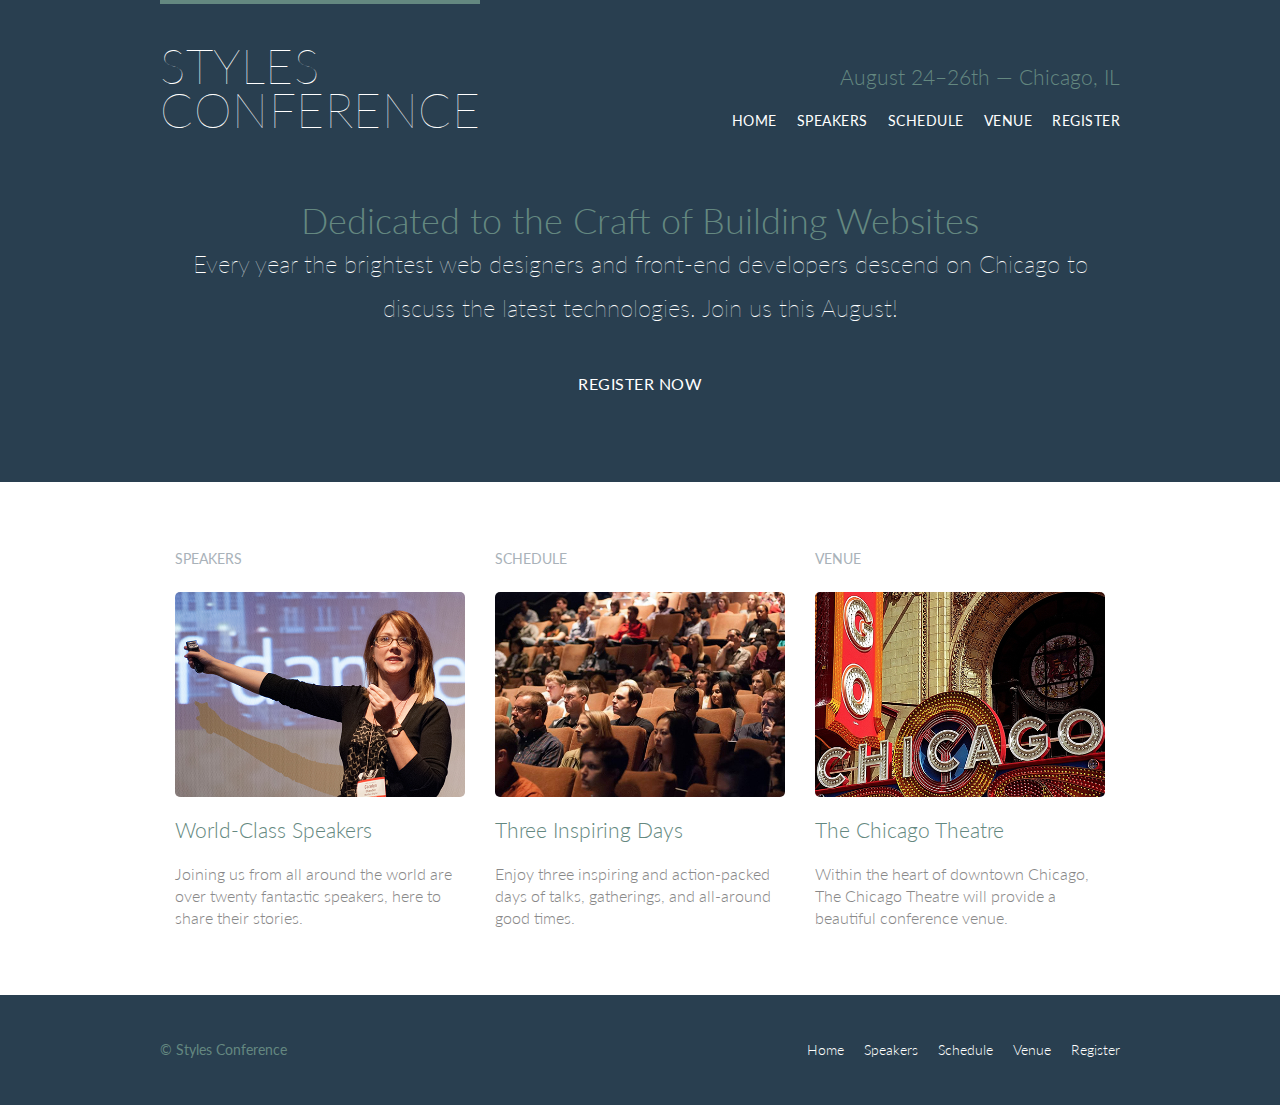
<file: index.html>
<!DOCTYPE html>
<html lang="en">
<head>
    <meta charset="utf-8">
    <link rel="stylesheet" href="assets/stylesheets/main.css">
    <link rel="stylesheet" href="http://fonts.googleapis.com/css?family=Lato:100,300,400">
    <title>Styles Conference</title>
</head>
<body>
    <header class="primary-header container group">
        <h1 class="logo">
            <a href="index.html">Styles <br> Conference</a>
        </h1>
        <h3 class="tagline">August 24&ndash;26th &mdash; Chicago, IL</h3>
        <nav class="nav primary-nav">
            <ul>
                <li><a href="index.html">Home</a></li><!--
                --><li><a href="speakers.html">Speakers</a></li><!--
                --><li><a href="schedule.html">Schedule</a></li><!--
                --><li><a href="venue.html">Venue</a></li><!--
                --><li><a href="register.html">Register</a></li> 
            </ul>
        </nav>
    </header>
    <section class="hero container">
        <h2>Dedicated to the Craft of Building Websites</h2>
        <p>Every year the brightest web designers and front-end developers descend on Chicago to discuss the latest technologies. 
        Join us this August!</p>
        <a class="btn btn-alt" href="register.html">Register Now</a>
    </section>
    <section class="row">
        <div class="grid">

            <!-- Speakers -->

            <section class="teaser col-1-3">
                <h5>Speakers</h5>
                <a href="speakers.html">
                    <img src="./assets/images/home/speakers.jpg" alt="Professional Speaker"/>
                    <h3>World-Class Speakers</h3>
                </a>
                <p>Joining us from all around the world are over twenty fantastic speakers, here to share their stories.</p>
            </section><!--

            Schedule

            --><section class="teaser col-1-3">
                <h5>Schedule</h5>
                <a href="schedule.html">
                    <img src="./assets/images/home/schedule.jpg" alt="Date"/>
                    <h3>Three Inspiring Days</h3>
                </a>
                <p>Enjoy three inspiring and action-packed days of talks, gatherings, and all-around good times.</p>
            </section><!--  
            
            Venue

            --><section class="teaser col-1-3">
                <h5>Venue</h5>
                <a href="venue.html">
                    <img src="./assets/images/home/venue.jpg" alt="Address"/>
                    <h3>The Chicago Theatre</h3>
                </a>
                <p>Within the heart of downtown Chicago, The Chicago Theatre will provide a beautiful conference venue.</p>
            </section>
        </div>
    </section>
    <footer class="primary-footer container group">
        <small>&copy; Styles Conference</small>
        <nav class="nav">
            <ul>
                <li><a href="index.html">Home</a></li><!--
                --><li><a href="speakres.html">Speakers</a></li><!--
                --><li><a href="schedule.html">Schedule</a></li><!--
                --><li><a href="venue.html">Venue</a></li><!--
                --><li><a href="register.html">Register</a></li> 
            </ul>
        </nav>
    </footer> 
</body>
</html>
<body>
</file>
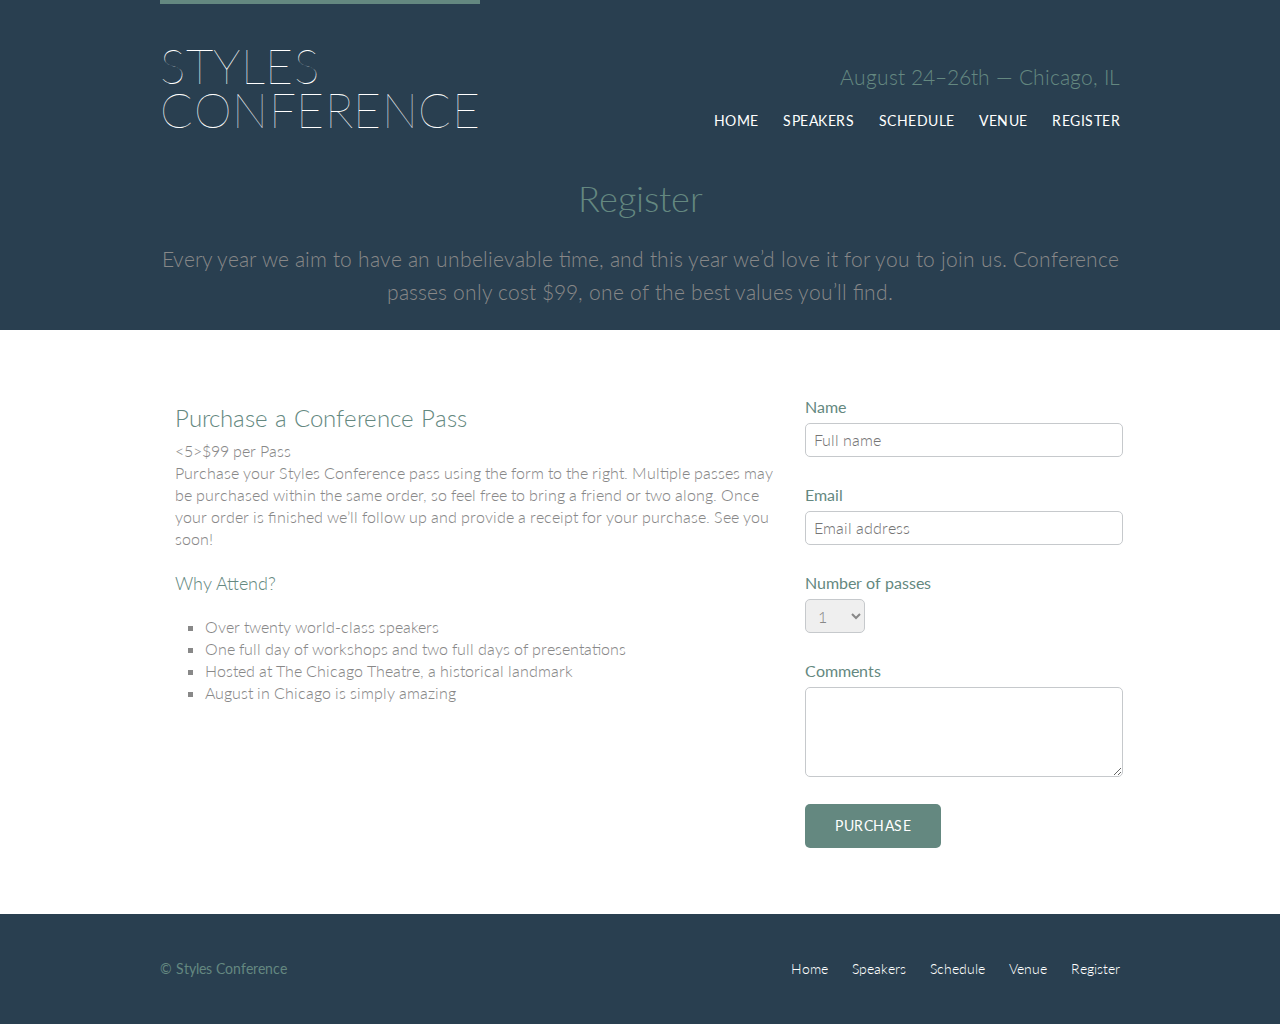
<file: register.html>
<!DOCTYPE html>
<html lang="en">
  <head>
    <meta charset="utf-8" />
    <link rel="stylesheet" href="assets/stylesheets/main.css" />
    <link
      rel="stylesheet"
      href="http://fonts.googleapis.com/css?family=Lato:100,300,400"
    />
    <title>Styles Conference</title>
  </head>
  <body>
    <header class="primary-header container group">
      <h1 class="logo">
        <a href="index.html"
          >Styles <br />
          Conference</a
        >
      </h1>
      <h3 class="tagline">August 24&ndash;26th &mdash; Chicago, IL</h3>
      <nav class="nav primary-nav">
        <ul>
          <li><a href="index.html">Home</a></li>
          <!--
            -->
          <li><a href="speakres.html">Speakers</a></li>
          <!--
            -->
          <li><a href="schedule.html">Schedule</a></li>
          <!--
            -->
          <li><a href="venue.html">Venue</a></li>
          <!--
            -->
          <li><a href="register.html">Register</a></li>
        </ul>
      </nav>
    </header>
    <section classs="row-alt">
      <div class="lead container">
        <h1>Register</h1>
        <p>
          Every year we aim to have an unbelievable time, and this year we’d
          love it for you to join us. Conference passes only cost $99, one of
          the best values you’ll find.
        </p>
      </div>
    </section>
    <section class="row">
      <div class="grid">
        <section class="col-2-3">
          <h2>Purchase a Conference Pass</h2>
          <5>$99 per Pass</5>
          <p>Purchase your Styles Conference pass using the form to the right. Multiple passes may be purchased within the same order, so feel free to bring a friend or two along. Once your order is finished we&#8217;ll follow up and provide a receipt for your purchase. See you soon!</p>
          <h4>Why Attend?</h4>
          <ul class="why-attend">
            <li>Over twenty world-class speakers</li>
              <li>One full day of workshops and two full days of presentations</li>
              <li>Hosted at The Chicago Theatre, a historical landmark</li>
              <li>August in Chicago is simply amazing</li>
          </ul>
        </section>
        <!--
        -->
        <form class="col-1-3" action="#" method="post">
          <fieldset class="register-group">
            <label>
              Name
              <input type="text" name="name" placeholder="Full name" required>
            </label>
            <label>
              Email
              <input type="email" name="email" placeholder="Email address"/>
            </label>
            <label>
              Number of passes
              <select name="quantity" required>
                <option value="1" selected>1</option>
                <option value="2">2</option>
                <option value="3">3</option>
                <option value="4">4</option>
                <option value="5">5</option>
              </select>
            </label>
            <label>
              Comments
              <textarea name="comments"></textarea>
            </label>
          </fieldset>
          <input class="btn btn-default" type="submit" name="submit" value="Purchase"/>
        </form>
      </div>
    </section>
    <footer class="primary-footer container group">
      <small>&copy; Styles Conference</small>
      <nav class="nav">
        <ul>
          <li><a href="index.html">Home</a></li>
          <!--
            -->
          <li><a href="speakres.html">Speakers</a></li>
          <!--
            -->
          <li><a href="schedule.html">Schedule</a></li>
          <!--
            -->
          <li><a href="venue.html">Venue</a></li>
          <!--
            -->
          <li><a href="register.html">Register</a></li>
        </ul>
      </nav>
    </footer>
  </body>
</html>
</file>
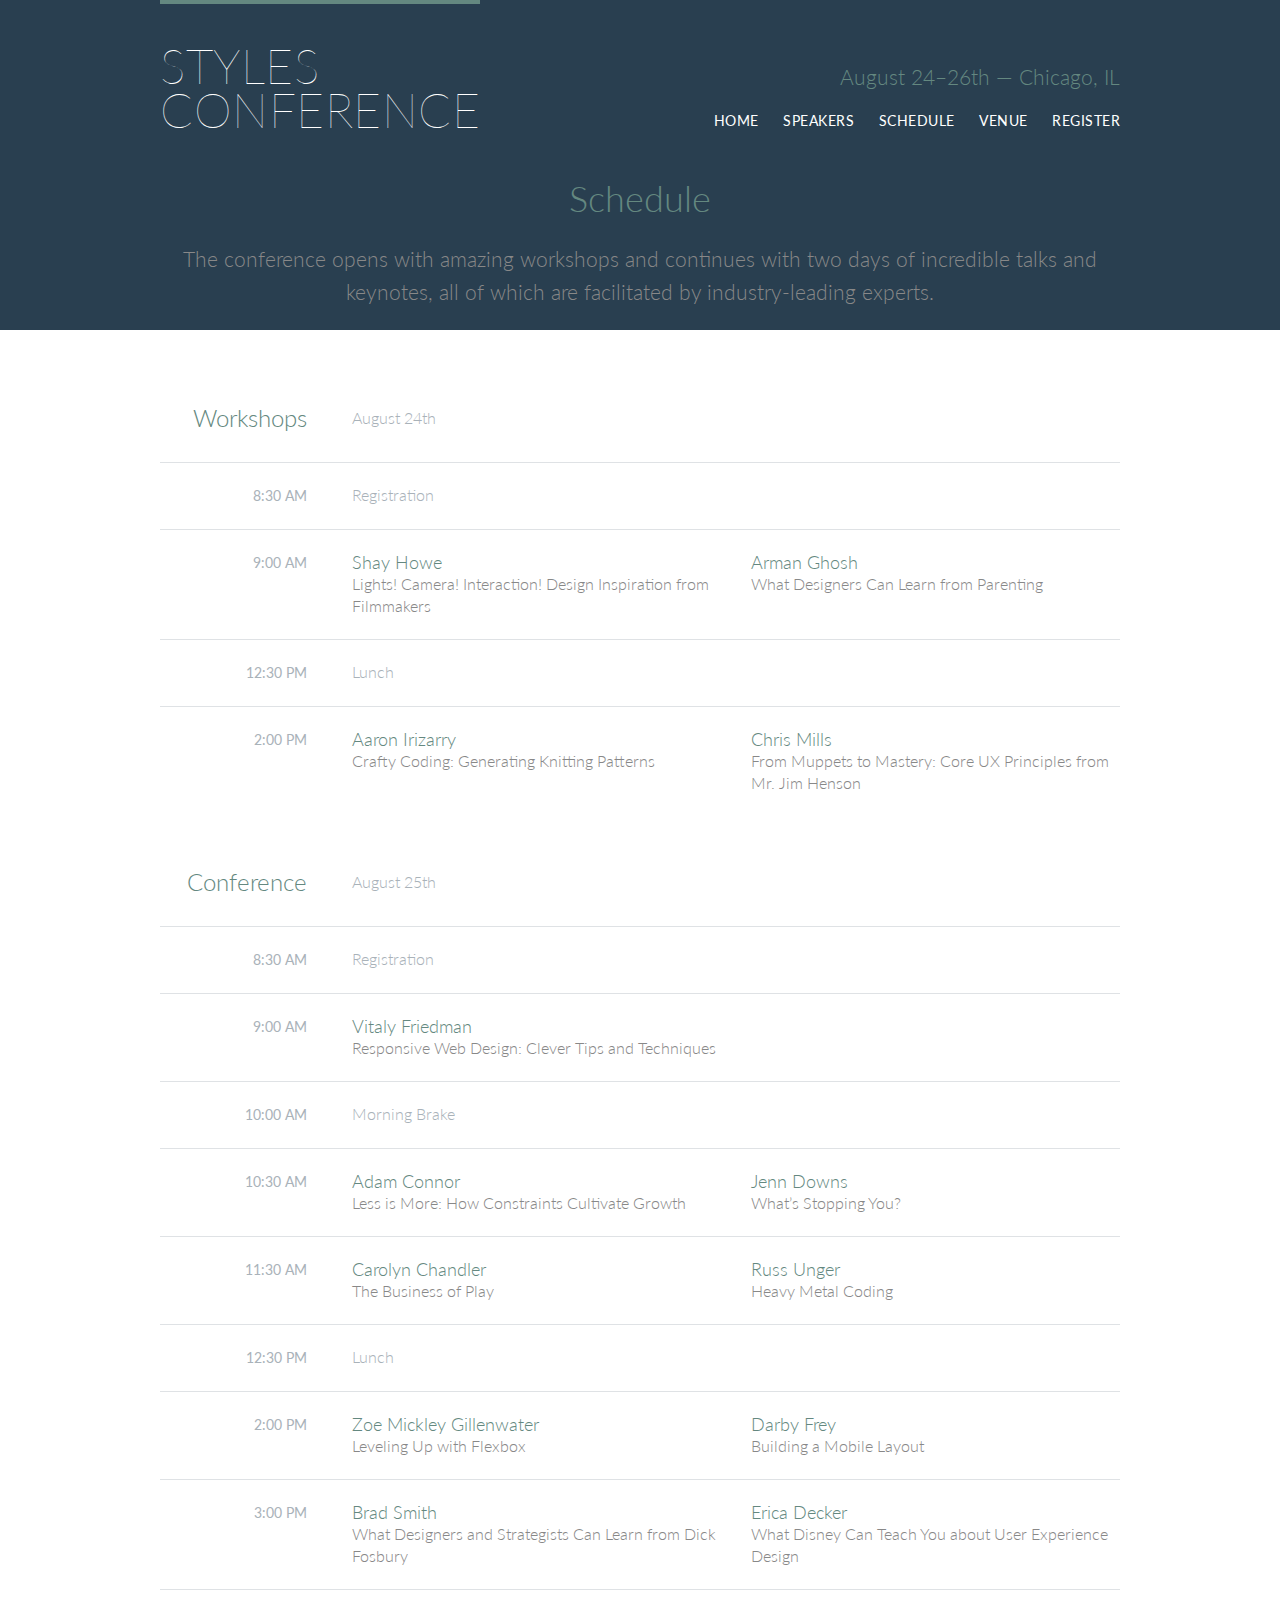
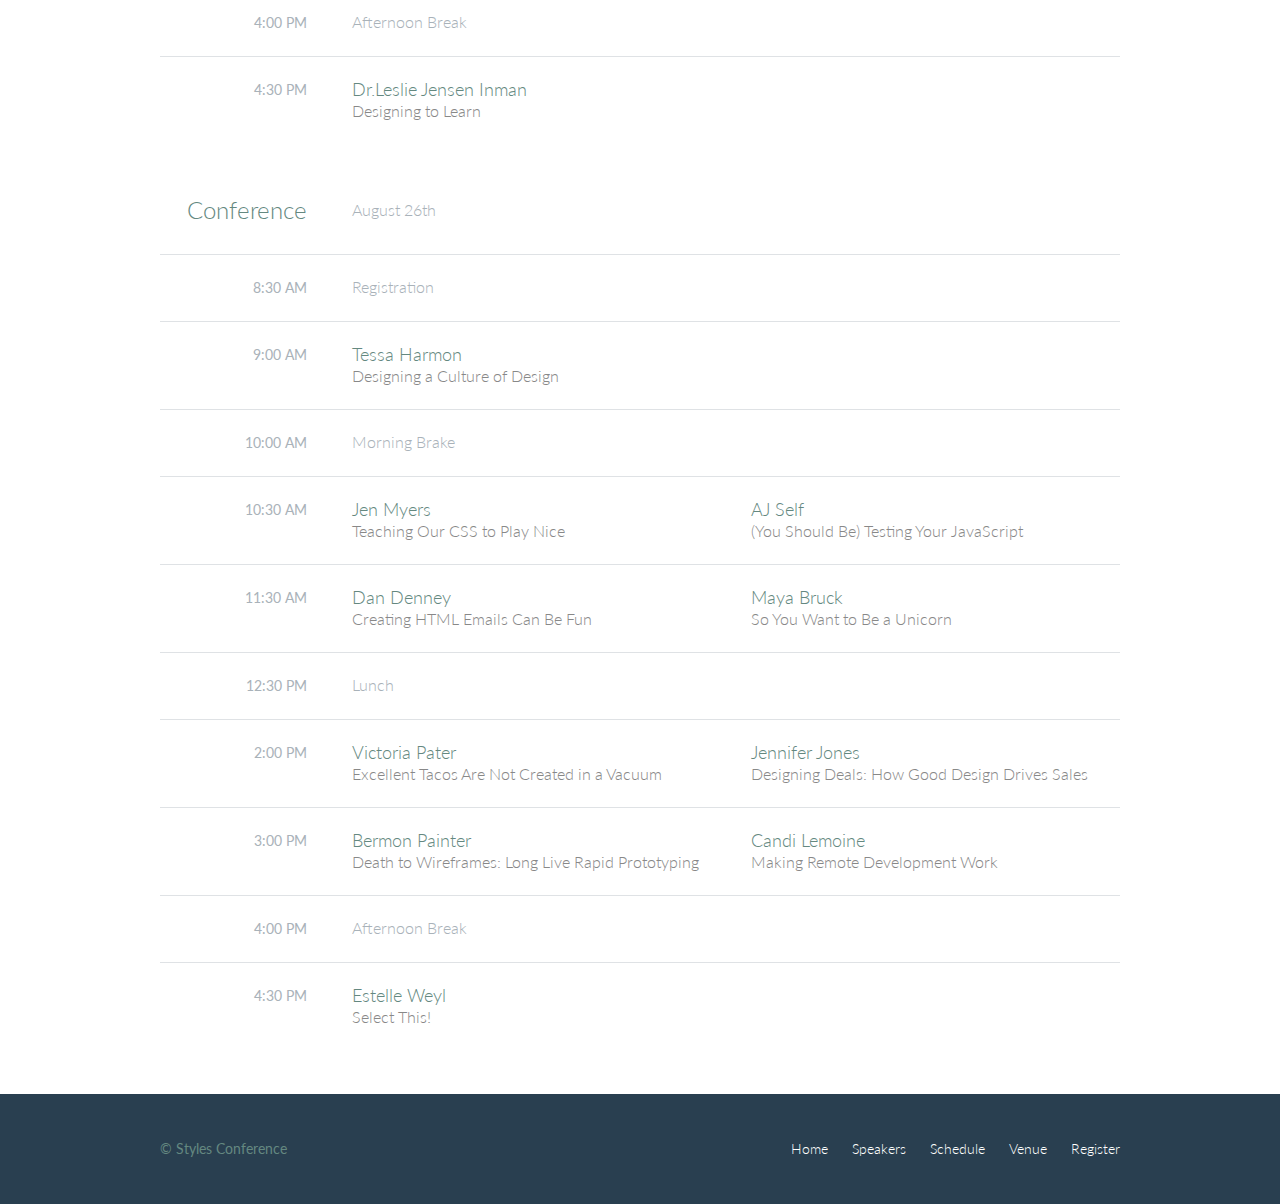
<file: schedule.html>
<!DOCTYPE html>
<html lang="en">
  <head>
    <meta charset="utf-8" />
    <link rel="stylesheet" href="assets/stylesheets/main.css" />
    <link
      rel="stylesheet"
      href="http://fonts.googleapis.com/css?family=Lato:100,300,400"
    />
    <title>Styles Conference</title>
  </head>
  <body>
    <header class="primary-header container group">
      <h1 class="logo">
        <a href="index.html"
          >Styles <br />
          Conference</a
        >
      </h1>
      <h3 class="tagline">August 24&ndash;26th &mdash; Chicago, IL</h3>
      <nav class="nav primary-nav">
        <ul>
          <li><a href="index.html">Home</a></li>
          <!--
            -->
          <li><a href="speakers.html">Speakers</a></li>
          <!--
            -->
          <li><a href="schedule.html">Schedule</a></li>
          <!--
            -->
          <li><a href="venue.html">Venue</a></li>
          <!--
            -->
          <li><a href="register.html">Register</a></li>
        </ul>
      </nav>
    </header>
    <section classs="row-alt">
      <div class="lead container">
        <h1>Schedule</h1>
        <p>
          The conference opens with amazing workshops and continues with two
          days of incredible talks and keynotes, all of which are facilitated by
          industry-leading experts.
        </p>
      </div>
    </section>
    <section class="row">
      <div class="container">
        <table>
          <thead>
            <tr>
              <th scope="row">Workshops</th>
              <td class="schedule-offset" colspan="2">August 24th</td>
            </tr>
          </thead>
          <tbody>
            <tr>
              <th scope="row">
                <time datetime="08:30:30">8:30 AM</time>
              </th>
              <td class="schedule-offset" colspan="2">Registration</td>
            </tr>
            <tr>
              <th scope="row">
                <time datetime="09:00:00">9:00 AM</time>
              </th>
              <td>
                <a href="speakers.html#shay-howe">
                  <h4>Shay Howe</h4>
                  Lights! Camera! Interaction! Design Inspiration from Filmmakers
                </a>
              </td>
              <td>
                <a href="speakers.html#arman-ghosh">
                  <h4>Arman Ghosh</h4>
                  What Designers Can Learn from Parenting
                </a>
              </td>
            </tr>
            <tr>
              <th scope="row">
                <time datetime="12:30:00">12:30 PM</time>
              </th>
              <td class="schedule-offset" colspan="2">
                Lunch
              </td>
            </tr>
            <tr>
              <th scope="row">
                <time datetime="14:00">2:00 PM</time>
              </th>
              <td>
                <a href="speakers.html#aaron-irizarry">
                  <h4>Aaron Irizarry</h4>
                  Crafty Coding: Generating Knitting Patterns
                </a>
              </td>
              <td>
                <a href="speakers.html#chris-mills">
                  <h4>Chris Mills</h4>
                  From Muppets to Mastery: Core UX Principles from Mr. Jim Henson
                </a>
              </td>
            </tr>
          </tbody>
        </table>
        <table>
          <thead>
            <tr>
              <th scope="row">Conference</th>
              <td class="schedule-offset" colspan="2">August 25th</td>
            </tr>
          </thead>
          <tbody>
            <tr>
              <th scope="row">
                <time datetime="08:30:30">8:30 AM</time>
              </th>
              <td class="schedule-offset" colspan="2">Registration</td>
            </tr>
            <tr>
              <th scope="row">
                <time datetime="09:00:00">9:00 AM</time>
              </th>
              <td colspan="2">
                <a href="speakers.html#vitaly-friedman">
                  <h4>Vitaly Friedman</h4>
                  Responsive Web Design: Clever Tips and Techniques
                </a>
              </td>
            </tr>
            <tr>
              <th scope="row">
                <time datetime="10:00">10:00 AM</time>
              </th>
              <td class="schedule-offset" colspan="2">
                Morning Brake
              </td>
            </tr>
            <tr>
              <th scope="row">
                <time datetime="10:30">10:30 AM</time>
              </th>
              <td>
                <a href="speakers.html#adam-connor">
                  <h4>Adam Connor</h4>
                  Less is More: How Constraints Cultivate Growth
                </a>
              </td>
              <td>
                <a href="speakers.html#jenn-downs">
                  <h4>Jenn Downs</h4>
                  What’s Stopping You?
                </a>
              </td>
            </tr>
            <tr>
              <th scope="row">
                <time datetime="11:30:00">11:30 AM</time>
              </th>
              <td>
                <a href="speakers.html#carolyn-chandler">
                  <h4>Carolyn Chandler</h4>
                  The Business of Play
                </a>
              </td>
              <td>
                <a href="speakers.html#russ-unger">
                  <h4>Russ Unger</h4>
                  Heavy Metal Coding
                </a>
              </td>
            </tr>
            <tr>
              <th>
                <time datetime="12:30:00">12:30 PM</time>
              </th>
              <td class="schedule-offset" colspan="2">
                Lunch
              </td>
            </tr>
            <tr scope="row">
              <th>
                <time datetime="14:00">2:00 PM</time>
              </th>
              <td>
                <a href="speakers.html#zoe-mickley-gillenwater">
                  <h4>Zoe Mickley Gillenwater</h4>
                  Leveling Up with Flexbox
                </a>
              </td>
              <td>
                <a href="speakers.html#darby-frey">
                  <h4>Darby Frey</h4>
                  Building a Mobile Layout
                </a>
              </td>
            </tr>
            <tr>
              <th scope="row">
                <time datetime="15:00">3:00 PM</time>
              </th>
              <td>
                <a href="speakers.html#brad-smith">
                  <h4>Brad Smith</h4>
                  What Designers and Strategists Can Learn from Dick Fosbury
                </a>
              </td>
              <td>
                <a href="speakers.html#erica-decker">
                  <h4>Erica Decker</h4>
                  What Disney Can Teach You about User Experience Design
                </a>
              </td>
            </tr>
            <tr>
              <th scope="row">
                <time datetime="16:00">4:00 PM</time>
              </th>
              <td class="schedule-offset" colspan="2">
                Afternoon Break
              </td>
            </tr>
            <tr>
              <th>
                <time datetime="16:30:00">4:30 PM</time>
              </th>
              <td>
                <a href="speakers.html#dr.leslie-jensen-inman">
                  <h4>Dr.Leslie Jensen Inman</h4>
                  Designing to Learn
                </a>
              </td>
            </tr>
          </tbody>
        </table>
        <table>
          <thead>
            <tr>
              <th scope="row">Conference</th>
              <td class="schedule-offset" colspan="2">August 26th</td>
            </tr>
          </thead>
          <tbody>
            <tr>
              <th scope="row">
                <time datetime="08:30:30">8:30 AM</time>
              </th>
              <td class="schedule-offset" colspan="2">Registration</td>
            </tr>
            <tr>
              <th scope="row">
                <time datetime="09:00:00">9:00 AM</time>
              </th>
              <td colspan="2">
                <a href="speakers.html#tessa-harmon">
                  <h4>Tessa Harmon</h4>
                  Designing a Culture of Design
                </a>
              </td>
            </tr>
            <tr>
              <th scope="row">
                <time datetime="10:00">10:00 AM</time>
              </th>
              <td class="schedule-offset" colspan="2">
                Morning Brake
              </td>
            </tr>
            <tr>
              <th scope="row">
                <time datetime="10:30">10:30 AM</time>
              </th>
              <td>
                <a href="speakers.html#jen-myers">
                  <h4>Jen Myers</h4>
                  Teaching Our CSS to Play Nice
                </a>
              </td>
              <td>
                <a href="speakers.html#aj-self">
                  <h4>AJ Self</h4>
                  (You Should Be) Testing Your JavaScript
                </a>
              </td>
            </tr>
            <tr>
              <th scope="row">
                <time datetime="11:30:00">11:30 AM</time>
              </th>
              <td>
                <a href="speakers.html#dan-denney">
                  <h4>Dan Denney</h4>
                  Creating HTML Emails Can Be Fun
                </a>
              </td>
              <td>
                <a href="speakers.html#maya-bruck">
                  <h4>Maya Bruck</h4>
                  So You Want to Be a Unicorn
                </a>
              </td>
            </tr>
            <tr>
              <th>
                <time datetime="12:30:00">12:30 PM</time>
              </th>
              <td class="schedule-offset" colspan="2">
                Lunch
              </td>
            </tr>
            <tr scope="row">
              <th>
                <time datetime="14:00">2:00 PM</time>
              </th>
              <td>
                <a href="speakers.html#victoria-pater">
                  <h4>Victoria Pater</h4>
                  Excellent Tacos Are Not Created in a Vacuum
                </a>
              </td>
              <td>
                <a href="speakers.html#jennifer-jones">
                  <h4>Jennifer Jones</h4>
                  Designing Deals: How Good Design Drives Sales
                </a>
              </td>
            </tr>
            <tr>
              <th scope="row">
                <time datetime="15:00">3:00 PM</time>
              </th>
              <td>
                <a href="speakers.html#bermon-painter">
                  <h4>Bermon Painter</h4>
                  Death to Wireframes: Long Live Rapid Prototyping
                </a>
              </td>
              <td>
                <a href="speakers.html#candi-lemoine">
                  <h4>Candi Lemoine</h4>
                  Making Remote Development Work
                </a>
              </td>
            </tr>
            <tr>
              <th scope="row">
                <time datetime="16:00">4:00 PM</time>
              </th>
              <td class="schedule-offset" colspan="2">
                Afternoon Break
              </td>
            </tr>
            <tr>
              <th>
                <time datetime="16:30:00">4:30 PM</time>
              </th>
              <td>
                <a href="speakers.html#estelle-weyl">
                  <h4>Estelle Weyl</h4>
                  Select This!
                </a>
              </td>
            </tr>
          </tbody>
        </table>
      </div>
    </section>
    <footer class="primary-footer container group">
      <small>&copy; Styles Conference</small>
      <nav class="nav">
        <ul>
          <li><a href="index.html">Home</a></li>
          <!--
            -->
          <li><a href="speakres.html">Speakers</a></li>
          <!--
            -->
          <li><a href="schedule.html">Schedule</a></li>
          <!--
            -->
          <li><a href="venue.html">Venue</a></li>
          <!--
            -->
          <li><a href="register.html">Register</a></li>
        </ul>
      </nav>
    </footer>
  </body>
</html>
</file>
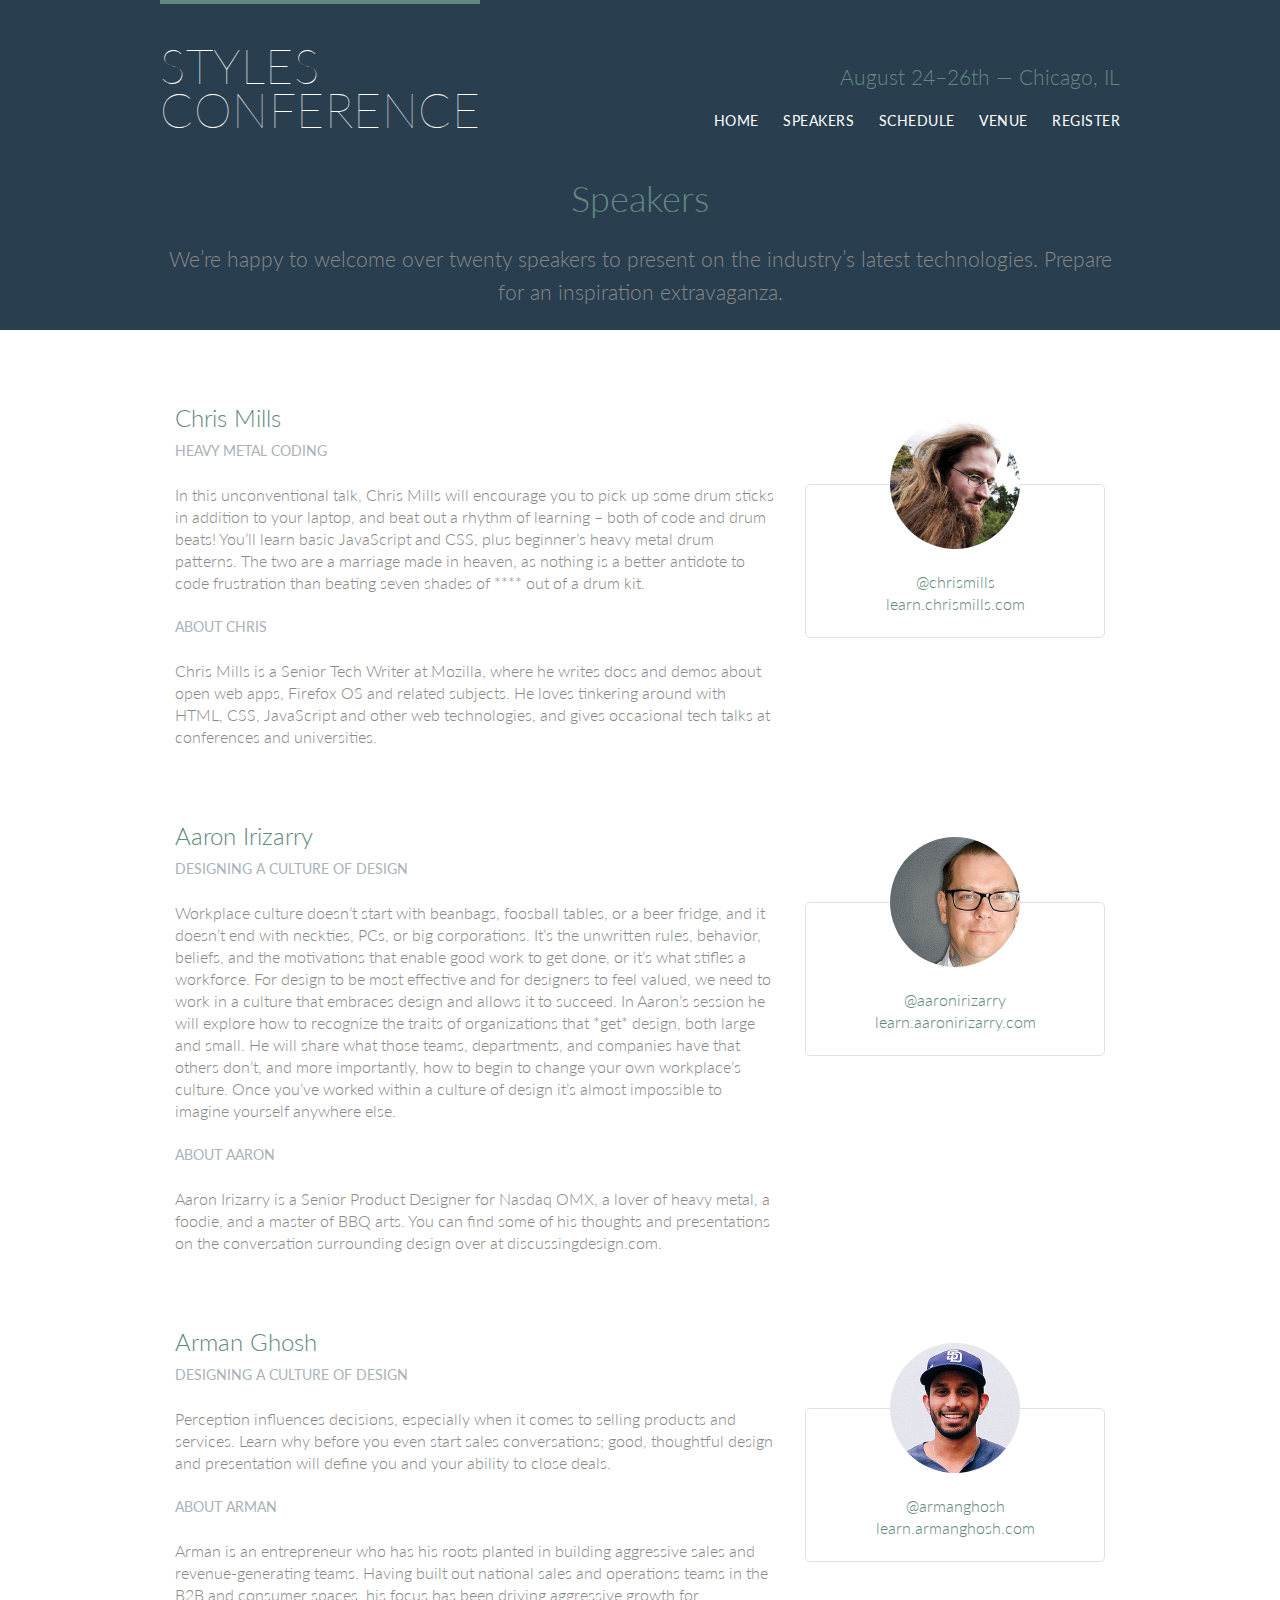
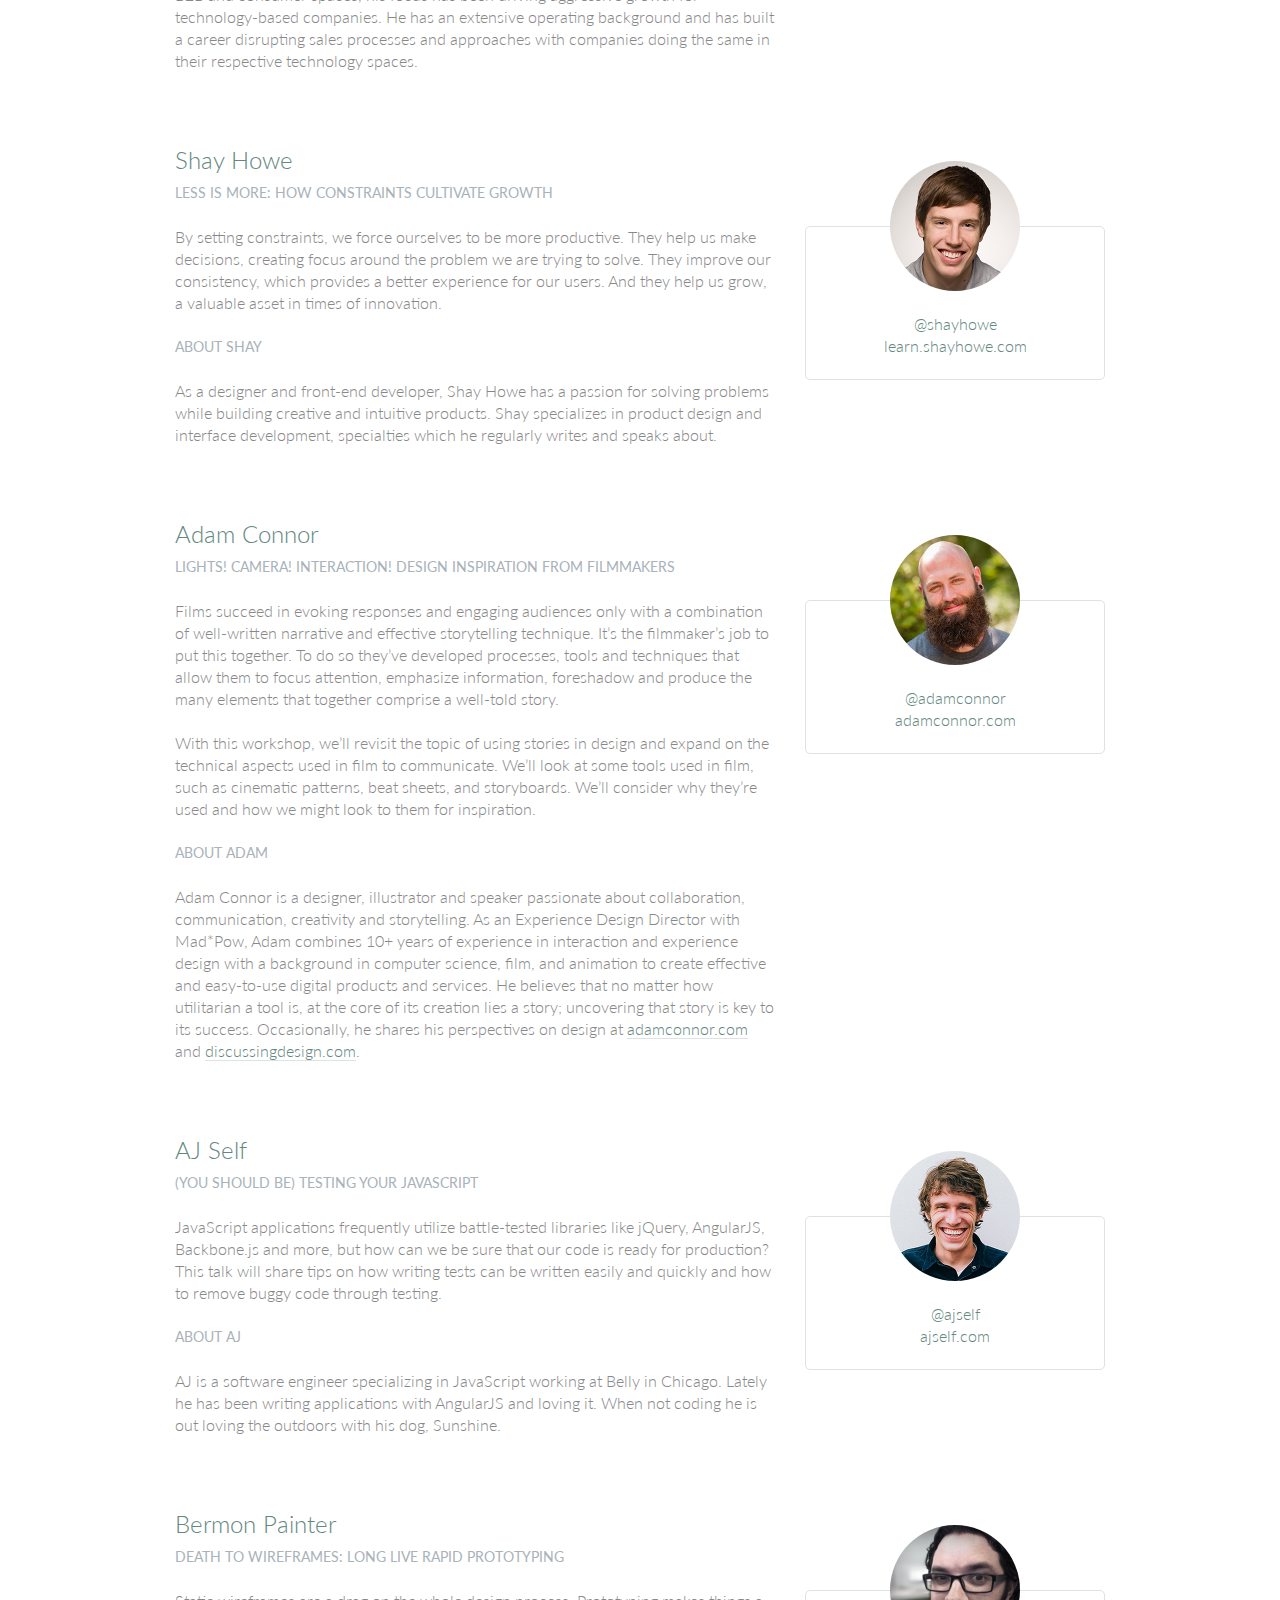
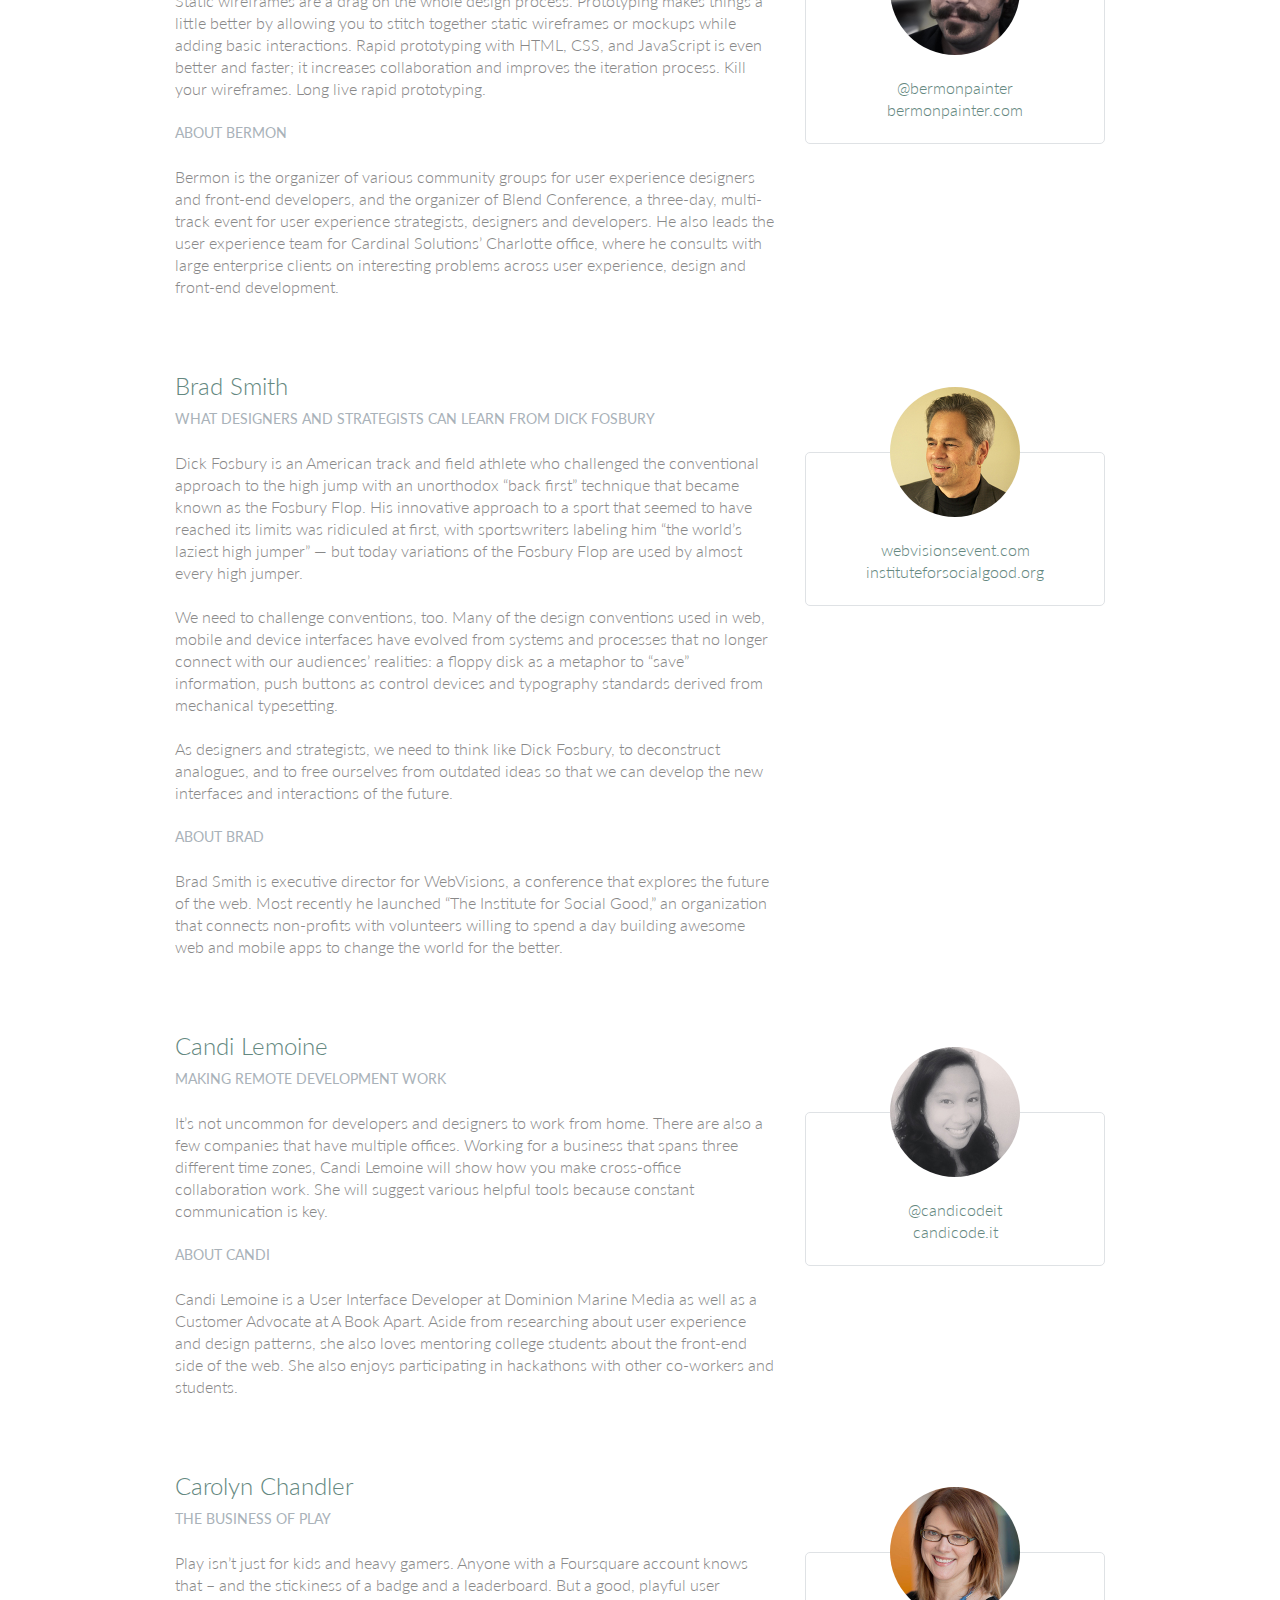
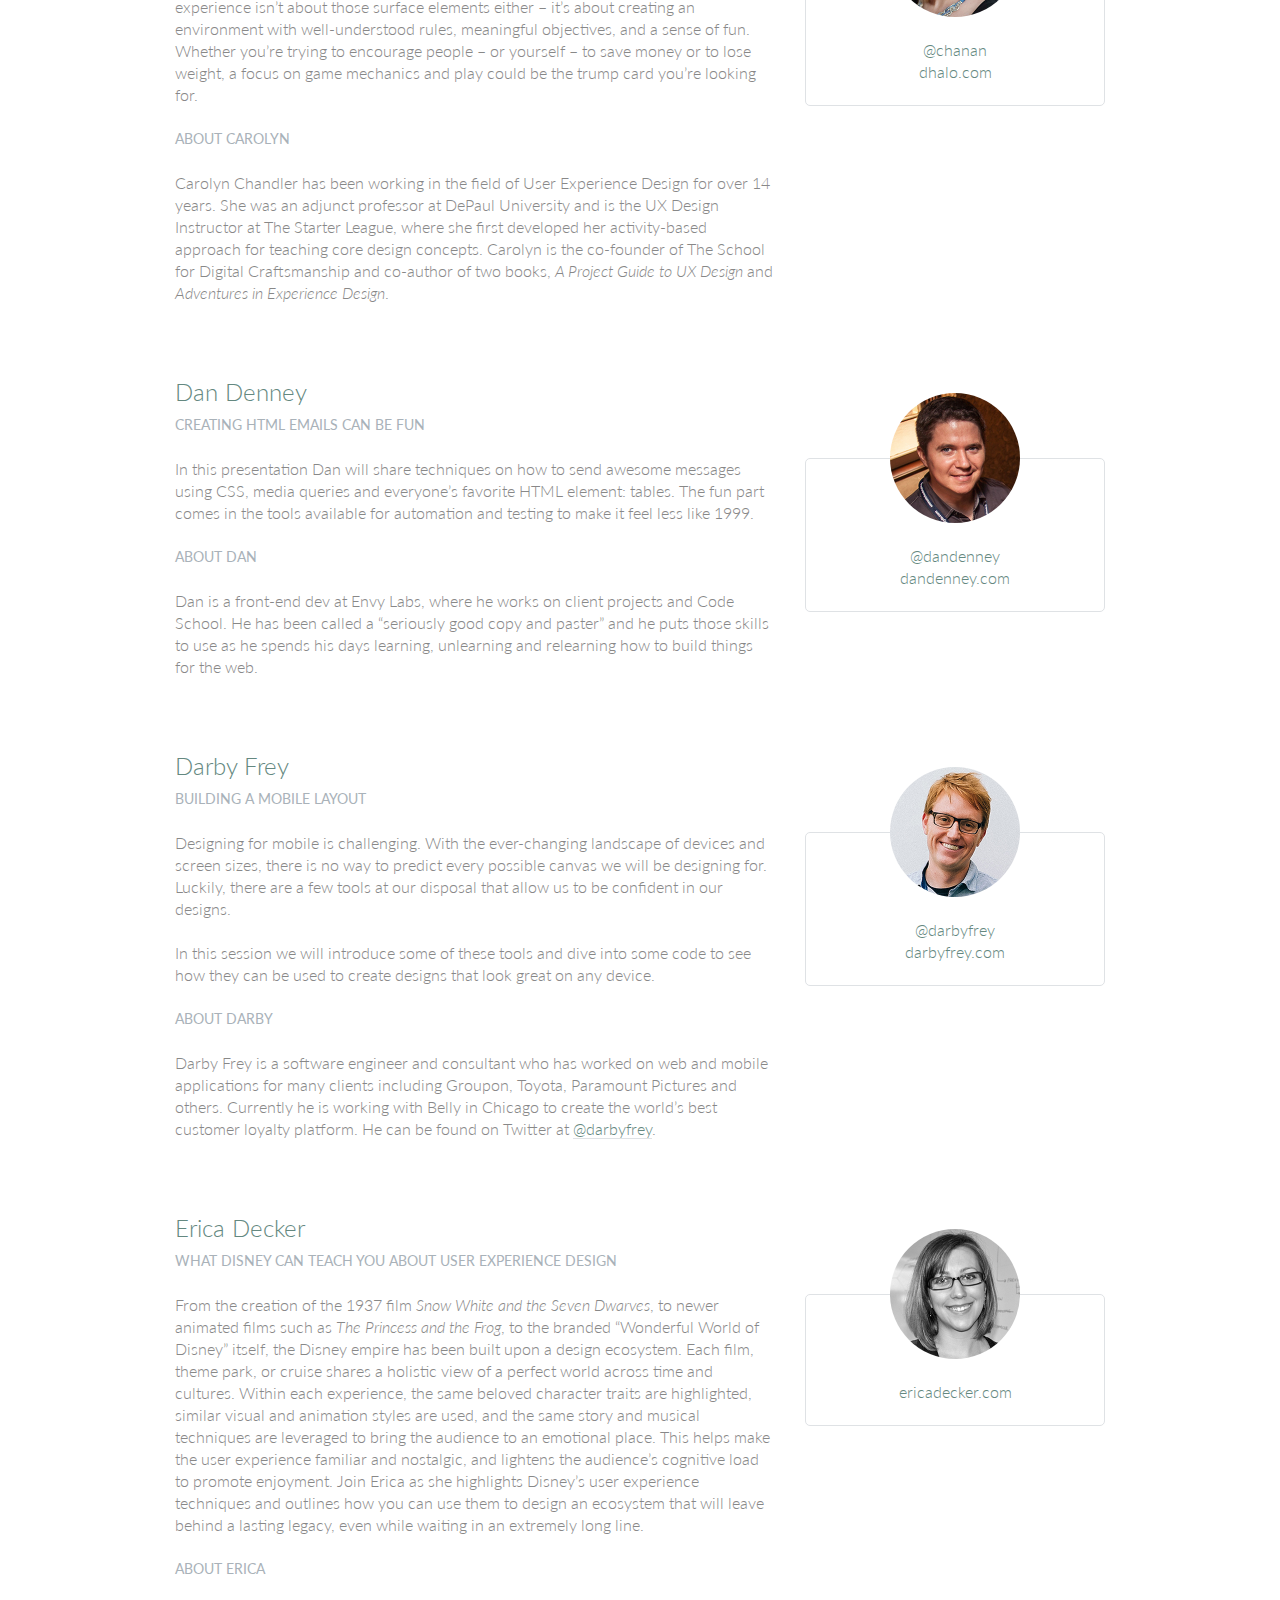
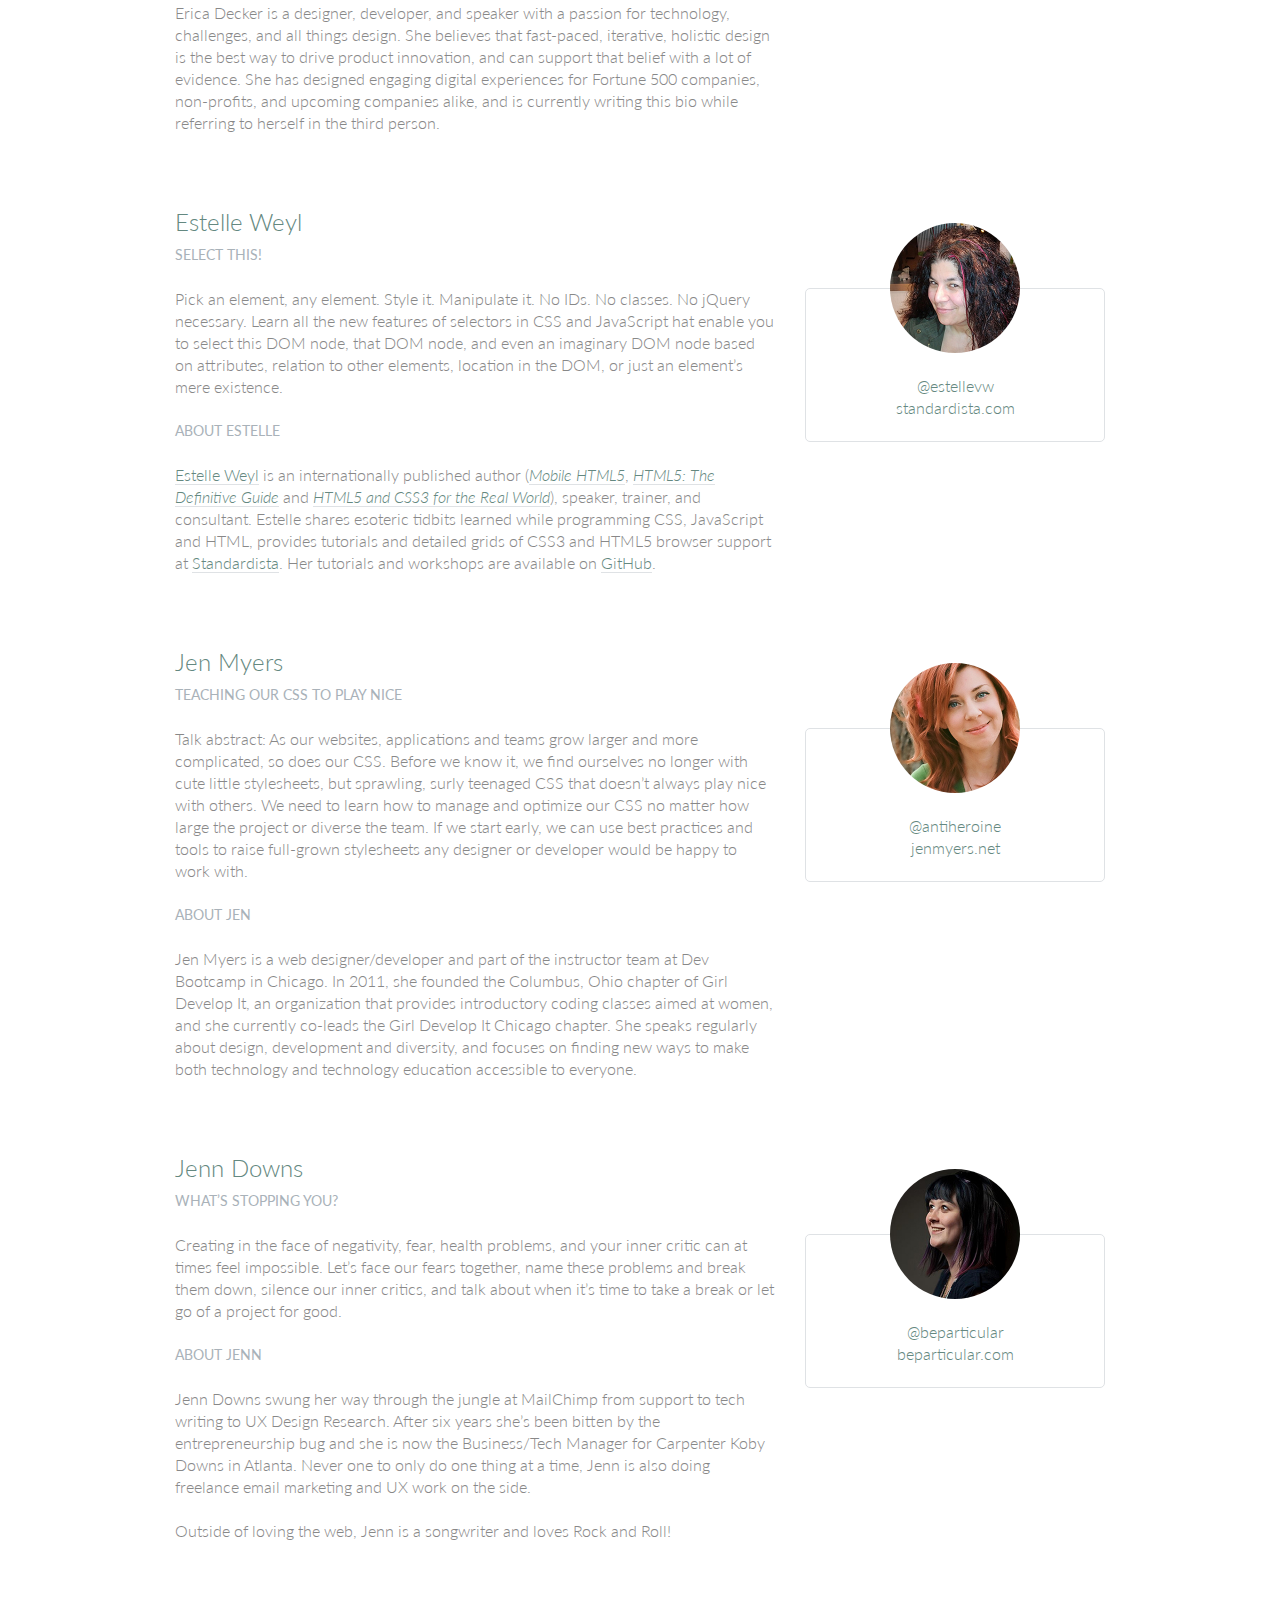
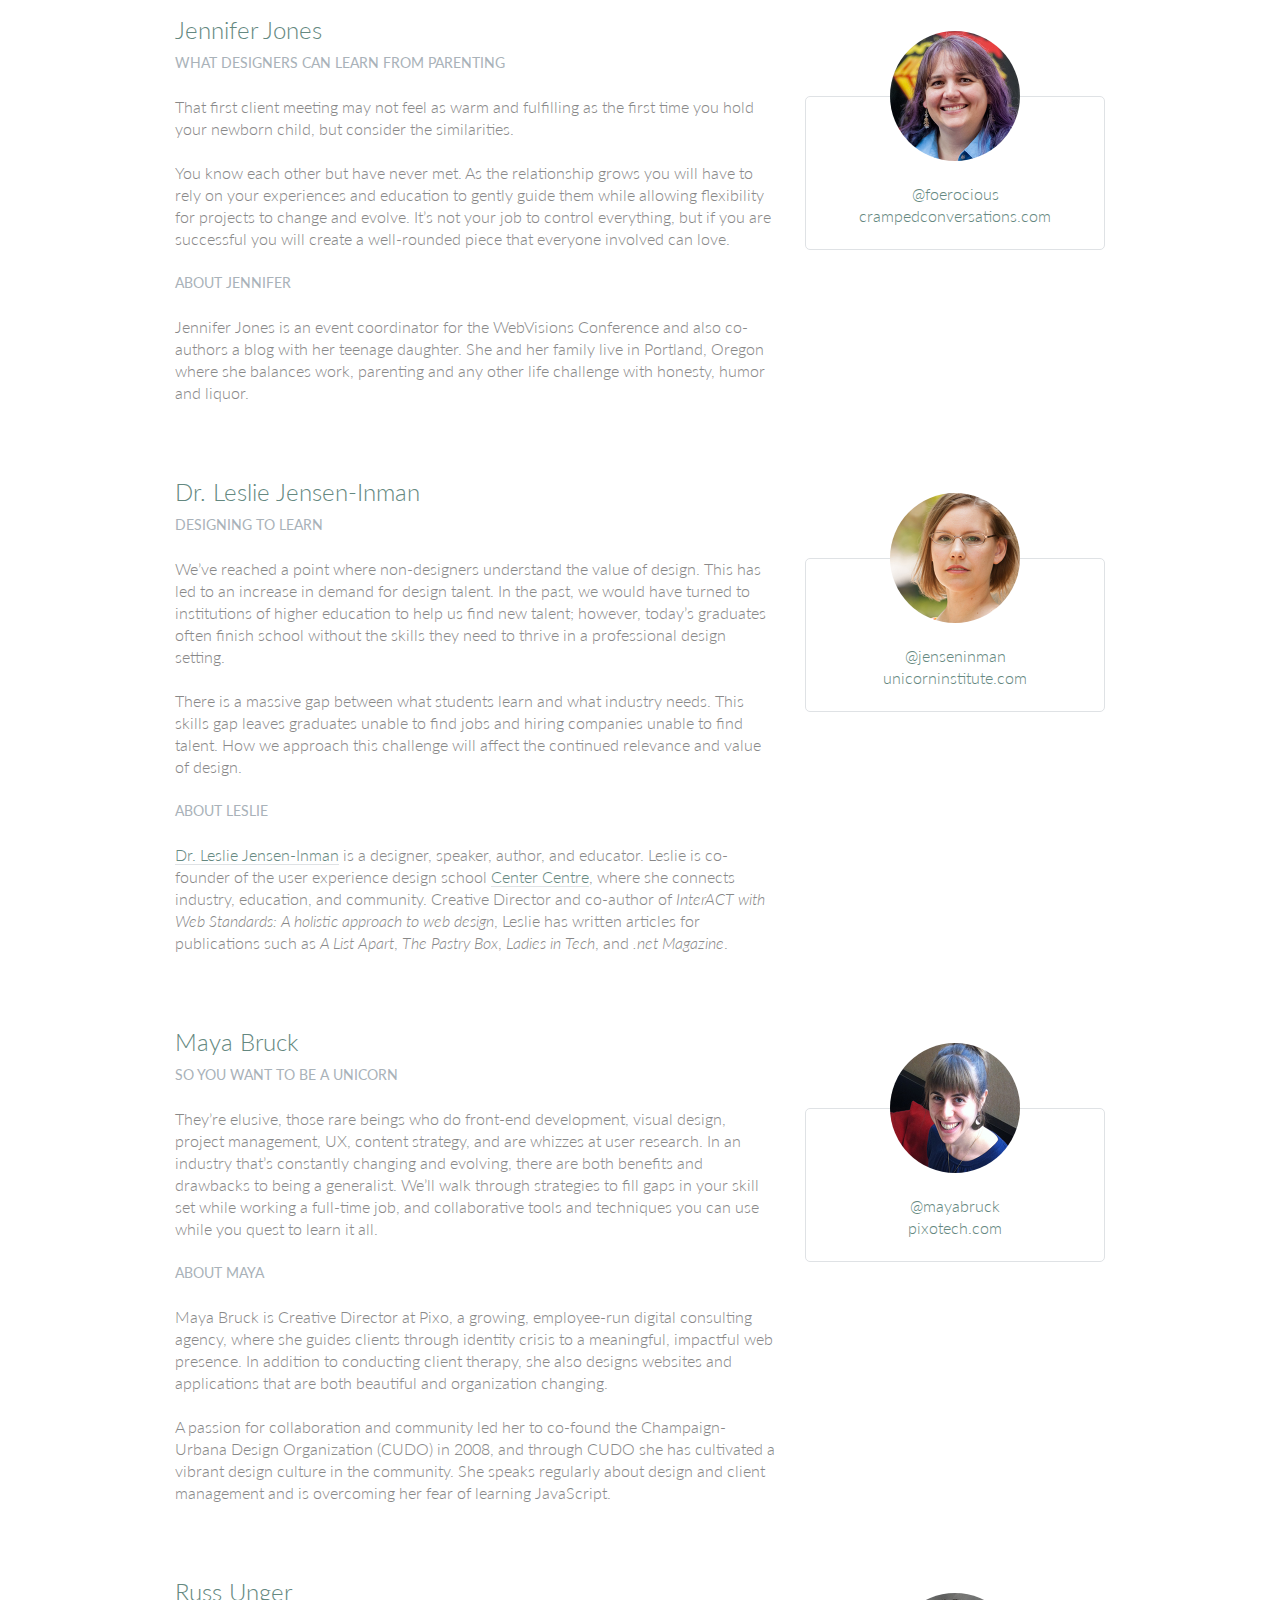
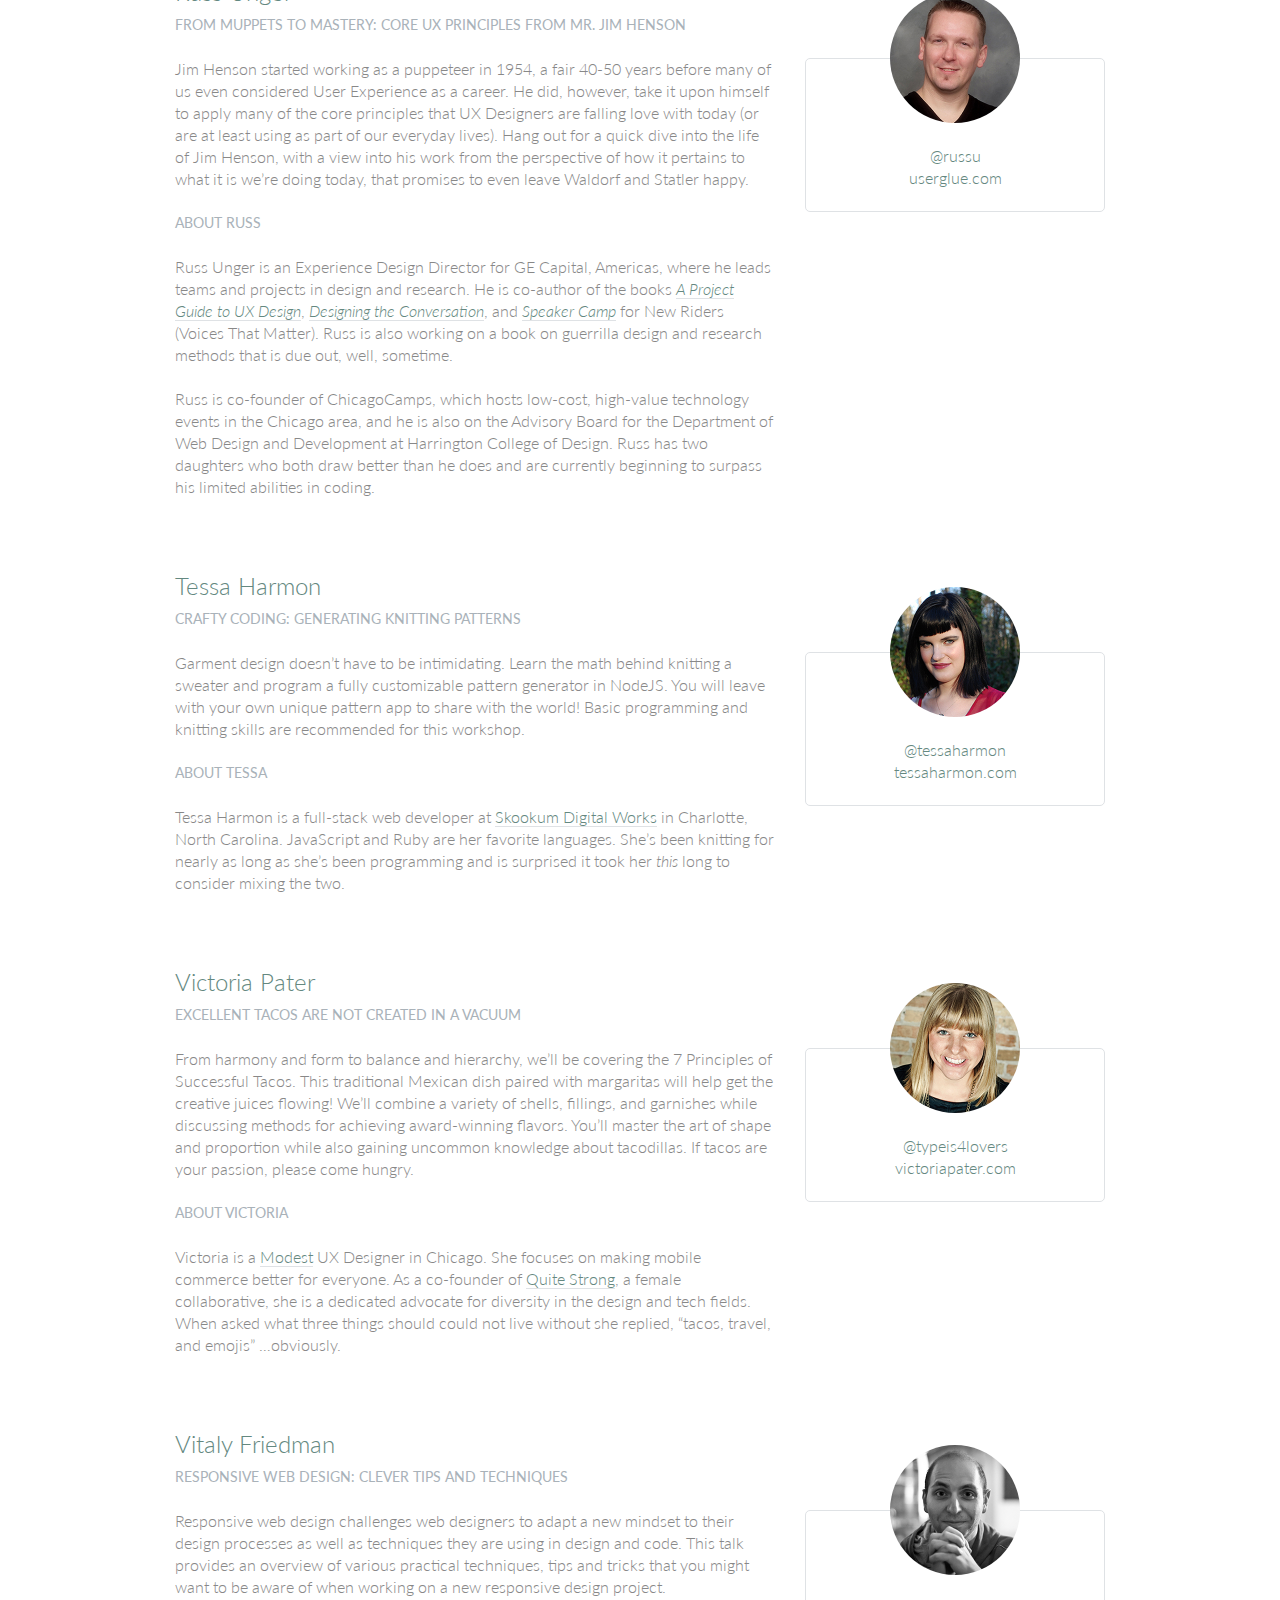
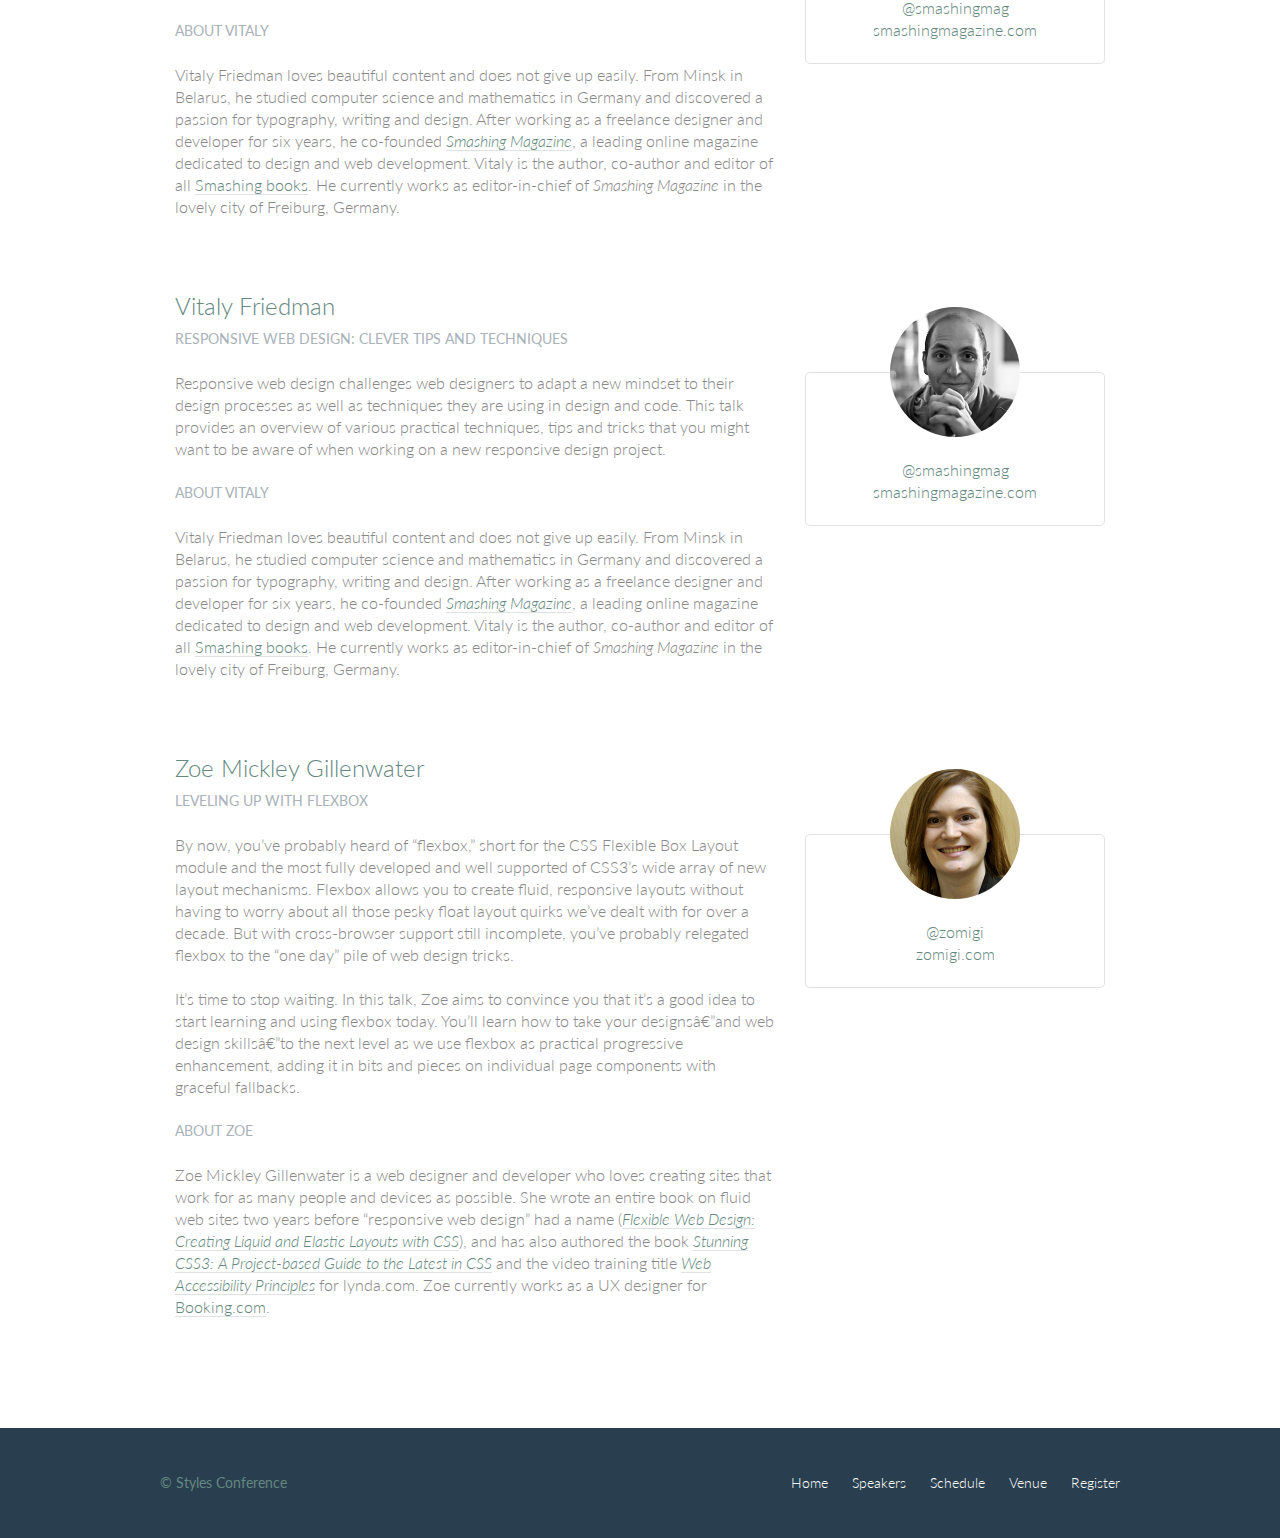
<file: speakers.html>
<!DOCTYPE html>
<html lang="en">
  <head>
    <meta charset="utf-8" />
    <link rel="stylesheet" href="assets/stylesheets/main.css" />
    <link
      rel="stylesheet"
      href="http://fonts.googleapis.com/css?family=Lato:100,300,400"
    />
    <title>Styles Conference</title>
  </head>
  <body>
    <header class="primary-header container group">
      <h1 class="logo">
        <a href="index.html"
          >Styles <br />
          Conference</a
        >
      </h1>
      <h3 class="tagline">August 24&ndash;26th &mdash; Chicago, IL</h3>
      <nav class="nav primary-nav">
        <ul>
          <li><a href="index.html">Home</a></li>
          <!--
            -->
          <li><a href="speakers.html">Speakers</a></li>
          <!--
            -->
          <li><a href="schedule.html">Schedule</a></li>
          <!--
            -->
          <li><a href="venue.html">Venue</a></li>
          <!--
            -->
          <li><a href="register.html">Register</a></li>
        </ul>
      </nav>
    </header>
    <section classs="row-alt">
      <div class="lead container">
        <h1>Speakers</h1>
        <p>
          We’re happy to welcome over twenty speakers to present on the
          industry’s latest technologies. Prepare for an inspiration
          extravaganza.
        </p>
      </div>
    </section>
    <section class="row">
      <div class="grid-speaker">
        <section class="speaker" id="chris-mills">
          <div class="col-2-3">
            <h2>Chris Mills</h2>
            <h5>Heavy Metal Coding</h5>
            <p>
              In this unconventional talk, Chris Mills will encourage you to
              pick up some drum sticks in addition to your laptop, and beat out
              a rhythm of learning – both of code and drum beats! You’ll learn
              basic JavaScript and CSS, plus beginner’s heavy metal drum
              patterns. The two are a marriage made in heaven, as nothing is a
              better antidote to code frustration than beating seven shades of
              **** out of a drum kit.
            </p>
            <h5>About Chris</h5>
            <p>
              Chris Mills is a Senior Tech Writer at Mozilla, where he writes
              docs and demos about open web apps, Firefox OS and related
              subjects. He loves tinkering around with HTML, CSS, JavaScript and
              other web technologies, and gives occasional tech talks at
              conferences and universities.
            </p>
          </div>
          <!--
          
          -->
          <aside class="col-1-3">
            <div class="speaker-info">
              <img
                src="assets/images/speakers/chris-mills.jpg"
                alt="Chris Mills"
              />
              <ul>
                <li>
                  <a href="https://twitter.com/chrismills">@chrismills</a>
                </li>
                <li>
                  <a href="http://learn.chrismills.com/"
                    >learn.chrismills.com</a
                  >
                </li>
              </ul>
            </div>
          </aside>
        </section>

        <section class="speaker" id="aaron-irizarry">
          <div class="col-2-3">
            <h2>Aaron Irizarry</h2>
            <h5>Designing a Culture of Design</h5>
            <p>
              Workplace culture doesn’t start with beanbags, foosball tables, or
              a beer fridge, and it doesn’t end with neckties, PCs, or big
              corporations. It’s the unwritten rules, behavior, beliefs, and the
              motivations that enable good work to get done, or it’s what
              stifles a workforce. For design to be most effective and for
              designers to feel valued, we need to work in a culture that
              embraces design and allows it to succeed. In Aaron’s session he
              will explore how to recognize the traits of organizations that
              *get* design, both large and small. He will share what those
              teams, departments, and companies have that others don’t, and more
              importantly, how to begin to change your own workplace’s culture.
              Once you’ve worked within a culture of design it’s almost
              impossible to imagine yourself anywhere else.
            </p>
            <h5>About Aaron</h5>
            <p>
              Aaron Irizarry is a Senior Product Designer for Nasdaq OMX, a
              lover of heavy metal, a foodie, and a master of BBQ arts. You can
              find some of his thoughts and presentations on the conversation
              surrounding design over at discussingdesign.com.
            </p>
          </div>
          <!--
          
          -->
          <aside class="col-1-3">
            <div class="speaker-info">
              <img
                src="./assets/images/speakers/aaron-irizarry.jpg"
                alt="Aaron Irizarry"
              />
              <ul>
                <li>
                  <a href="https://twitter.com/aaronirizarry">@aaronirizarry</a>
                </li>
                <li>
                  <a href="http://learn.aaronirizarry.com/"
                    >learn.aaronirizarry.com</a
                  >
                </li>
              </ul>
              <ul></ul>
            </div>
          </aside>
        </section>

        <section class="speaker" id="arman-ghosh">
          <div class="col-2-3">
            <h2>Arman Ghosh</h2>
            <h5>Designing a Culture of Design</h5>
            <p>
              Perception influences decisions, especially when it comes to
              selling products and services. Learn why before you even start
              sales conversations; good, thoughtful design and presentation will
              define you and your ability to close deals.
            </p>
            <h5>About Arman</h5>
            <p>
              Arman is an entrepreneur who has his roots planted in building
              aggressive sales and revenue-generating teams. Having built out
              national sales and operations teams in the B2B and consumer
              spaces, his focus has been driving aggressive growth for
              technology-based companies. He has an extensive operating
              background and has built a career disrupting sales processes and
              approaches with companies doing the same in their respective
              technology spaces.
            </p>
          </div>
          <!--
          
          -->
          <aside class="col-1-3">
            <div class="speaker-info">
              <img
                src="./assets/images/speakers/arman-ghosh.jpg"
                alt="Arman Ghosh"
              />
              <ul>
                <li>
                  <a href="https://twitter.com/armanghosh">@armanghosh</a>
                </li>
                <li>
                  <a href="http://learn.armanghosh.com/"
                    >learn.armanghosh.com</a
                  >
                </li>
              </ul>
              <ul></ul>
            </div>
          </aside>
        </section>

        <section class="speaker" id="shay-howe">
          <div class="col-2-3">
            <h2>Shay Howe</h2>
            <h5>Less Is More: How Constraints Cultivate Growth</h5>
            <p>
              By setting constraints, we force ourselves to be more productive.
              They help us make decisions, creating focus around the problem we
              are trying to solve. They improve our consistency, which provides
              a better experience for our users. And they help us grow, a
              valuable asset in times of innovation.
            </p>
            <h5>About Shay</h5>
            <p>
              As a designer and front-end developer, Shay Howe has a passion for
              solving problems while building creative and intuitive products.
              Shay specializes in product design and interface development,
              specialties which he regularly writes and speaks about.
            </p>
          </div>
          <!--
          
          -->
          <aside class="col-1-3">
            <div class="speaker-info">
              <img
                src="./assets/images/speakers/shay-howe.jpg"
                alt="Shay Howe"
              />
              <ul>
                <li><a href="https://twitter.com/shayhowe">@shayhowe</a></li>
                <li>
                  <a href="http://learn.shayhowe.com/">learn.shayhowe.com</a>
                </li>
              </ul>
              <ul></ul>
            </div>
          </aside>
        </section>

        <section class="speaker" id="adam-connor">
          <div class="col-2-3">
            <h2>Adam Connor</h2>
            <h5>Lights! Camera! Interaction! Design Inspiration from Filmmakers</h5>
            <p>Films succeed in evoking responses and engaging audiences only with a combination of well-written narrative and effective storytelling technique. It&#8217;s the filmmaker&#8217;s job to put this together. To do so they&#8217;ve developed processes, tools and techniques that allow them to focus attention, emphasize information, foreshadow and produce the many elements that together comprise a well-told story.</p>
            <p>With this workshop, we&#8217;ll revisit the topic of using stories in design and expand on the technical aspects used in film to communicate. We&#8217;ll look at some tools used in film, such as cinematic patterns, beat sheets, and storyboards. We&#8217;ll consider why they&#8217;re used and how we might look to them for inspiration.</p>
            <h5>About Adam</h5>
            <p>Adam Connor is a designer, illustrator and speaker passionate about collaboration, communication, creativity and storytelling. As an Experience Design Director with Mad*Pow, Adam combines 10+ years of experience in interaction and experience design with a background in computer science, film, and animation to create effective and easy-to-use digital products and services. He believes that no matter how utilitarian a tool is, at the core of its creation lies a story; uncovering that story is key to its success. Occasionally, he shares his perspectives on design at <a href="http://adamconnor.com/">adamconnor.com</a> and <a href="http://www.discussingdesign.com/">discussingdesign.com</a>.</p>
          </div><!--

          --><aside class="col-1-3">
            <div class="speaker-info">
              <img src="assets/images/speakers/adam-connor.jpg" alt="Adam Connor">
              <ul>
                <li><a href="https://twitter.com/adamconnor">@adamconnor</a></li>
                <li><a href="http://adamconnor.com/">adamconnor.com</a></li>
              </ul>
            </div>
          </aside>
        </section>

        <section class="speaker" id="aj-self">
          <div class="col-2-3">
            <h2>AJ Self</h2>
            <h5>(You Should Be) Testing Your JavaScript</h5>
            <p>JavaScript applications frequently utilize battle-tested libraries like jQuery, AngularJS, Backbone.js and more, but how can we be sure that our code is ready for production? This talk will share tips on how writing tests can be written easily and quickly and how to remove buggy code through testing.</p>
            <h5>About AJ</h5>
            <p>AJ is a software engineer specializing in JavaScript working at Belly in Chicago. Lately he has been writing applications with AngularJS and loving it. When not coding he is out loving the outdoors with his dog, Sunshine.</p>
          </div><!--
          --><aside class="col-1-3">
            <div class="speaker-info">
              <img src="assets/images/speakers/aj-self.jpg" alt="AJ Self">
              <ul>
                <li><a href="https://twitter.com/ajself">@ajself</a></li>
                <li><a href="http://www.ajself.com/">ajself.com</a></li>
              </ul>
            </div>
          </aside>
        </section>

        <section class="speaker" id="bermon-painter">
          <div class="col-2-3">
            <h2>Bermon Painter</h2>
            <h5>Death to Wireframes: Long Live Rapid Prototyping</h5>
            <p>Static wireframes are a drag on the whole design process. Prototyping makes things a little better by allowing you to stitch together static wireframes or mockups while adding basic interactions. Rapid prototyping with HTML, CSS, and JavaScript is even better and faster; it increases collaboration and improves the iteration process. Kill your wireframes. Long live rapid prototyping.</p>
            <h5>About Bermon</h5>
            <p>Bermon is the organizer of various community groups for user experience designers and front-end developers, and the organizer of Blend Conference, a three-day, multi-track event for user experience strategists, designers and developers. He also leads the user experience team for Cardinal Solutions&#8217; Charlotte office, where he consults with large enterprise clients on interesting problems across user experience, design and front-end development.</p>
          </div><!--

          --><aside class="col-1-3">
            <div class="speaker-info">
              <img src="assets/images/speakers/bermon-painter.jpg" alt="Bermon Painter">
              <ul>
                <li><a href="https://twitter.com/bermonpainter">@bermonpainter</a></li>
                <li><a href="http://bermonpainter.com/">bermonpainter.com</a></li>
              </ul>
            </div>
          </aside>
        </section>

        <section class="speaker" id="brad-smith">
          <div class="col-2-3">
            <h2>Brad Smith</h2>
            <h5>What Designers and Strategists Can Learn from Dick Fosbury</h5>
            <p>Dick Fosbury is an American track and field athlete who challenged the conventional approach to the high jump with an unorthodox &#8220;back first&#8221; technique that became known as the Fosbury Flop. His innovative approach to a sport that seemed to have reached its limits was ridiculed at first, with sportswriters labeling him &#8220;the world&#8217;s laziest high jumper&#8221; &#8212; but today variations of the Fosbury Flop are used by almost every high jumper.</p>
            <p>We need to challenge conventions, too. Many of the design conventions used in web, mobile and device interfaces have evolved from systems and processes that no longer connect with our audiences&#8217; realities: a floppy disk as a metaphor to &#8220;save&#8221; information, push buttons as control devices and typography standards derived from mechanical typesetting.</p>
            <p>As designers and strategists, we need to think like Dick Fosbury, to deconstruct analogues, and to free ourselves from outdated ideas so that we can develop the new interfaces and interactions of the future.</p>
            <h5>About Brad</h5>
            <p>Brad Smith is executive director for WebVisions, a conference that explores the future of the web. Most recently he launched &#8220;The Institute for Social Good,&#8221; an organization that connects non-profits with volunteers willing to spend a day building awesome web and mobile apps to change the world for the better.</p>
          </div><!--

          --><aside class="col-1-3">
            <div class="speaker-info">
              <img src="assets/images/speakers/brad-smith.jpg" alt="Brad Smith">
              <ul>
                <li><a href="http://www.webvisionsevent.com/">webvisionsevent.com</a></li>
                <li><a href="http://www.instituteforsocialgood.org/">instituteforsocialgood.org</a></li>
              </ul>
            </div>
          </aside>
        </section>

        <section class="speaker" id="candi-lemoine">
          <div class="col-2-3">
            <h2>Candi Lemoine</h2>
            <h5>Making Remote Development Work</h5>
            <p>It&#8217;s not uncommon for developers and designers to work from home. There are also a few companies that have multiple offices. Working for a business that spans three different time zones, Candi Lemoine will show how you make cross-office collaboration work. She will suggest various helpful tools because constant communication is key.</p>
            <h5>About Candi</h5>
            <p>Candi Lemoine is a User Interface Developer at Dominion Marine Media as well as a Customer Advocate at A Book Apart. Aside from researching about user experience and design patterns, she also loves mentoring college students about the front-end side of the web. She also enjoys participating in hackathons with other co-workers and students.</p>
          </div><!--

          --><aside class="col-1-3">
            <div class="speaker-info">
              <img src="assets/images/speakers/candi-lemoine.jpg" alt="Candi Lemoine">
              <ul>
                <li><a href="https://twitter.com/candicodeit">@candicodeit</a></li>
                <li><a href="http://candicode.it/">candicode.it</a></li>
              </ul>
            </div>
          </aside>
        </section>

        <section class="speaker" id="carolyn-chandler">
          <div class="col-2-3">
            <h2>Carolyn Chandler</h2>
            <h5>The Business of Play</h5>
            <p>Play isn&#8217;t just for kids and heavy gamers. Anyone with a Foursquare account knows that &#8211; and the stickiness of a badge and a leaderboard. But a good, playful user experience isn&#8217;t about those surface elements either &#8211; it&#8217;s about creating an environment with well-understood rules, meaningful objectives, and a sense of fun. Whether you&#8217;re trying to encourage people &#8211; or yourself &#8211; to save money or to lose weight, a focus on game mechanics and play could be the trump card you&#8217;re looking for.</p>
            <h5>About Carolyn</h5>
            <p>Carolyn Chandler has been working in the field of User Experience Design for over 14 years. She was an adjunct professor at DePaul University and is the UX Design Instructor at The Starter League, where she first developed her activity-based approach for teaching core design concepts. Carolyn is the co-founder of The School for Digital Craftsmanship and co-author of two books, <cite>A Project Guide to UX Design</cite> and <cite>Adventures in Experience Design</cite>.</p>
          </div><!--

          --><aside class="col-1-3">
            <div class="speaker-info">
              <img src="assets/images/speakers/carolyn-chandler.jpg" alt="Carolyn Chandler">
              <ul>
                <li><a href="https://twitter.com/chanan">@chanan</a></li>
                <li><a href="http://www.dhalo.com/">dhalo.com</a></li>
              </ul>
            </div>
          </aside>
        </section>

        <section class="speaker" id="dan-denney">
          <div class="col-2-3">
            <h2>Dan Denney</h2>
            <h5>Creating HTML Emails Can Be Fun</h5>
            <p>In this presentation Dan will share techniques on how to send awesome messages using CSS, media queries and everyone&#8217;s favorite HTML element: tables. The fun part comes in the tools available for automation and testing to make it feel less like 1999.</p>
            <h5>About Dan</h5>
            <p>Dan is a front-end dev at Envy Labs, where he works on client projects and Code School. He has been called a &#8220;seriously good copy and paster&#8221; and he puts those skills to use as he spends his days learning, unlearning and relearning how to build things for the web.</p>
          </div><!--

          --><aside class="col-1-3">
            <div class="speaker-info">
              <img src="assets/images/speakers/dan-denney.jpg" alt="Dan Denney">
              <ul>
                <li><a href="https://twitter.com/dandenney">@dandenney</a></li>
                <li><a href="http://dandenney.com/">dandenney.com</a></li>
              </ul>
            </div>
          </aside>
        </section>

        <section class="speaker" id="darby-frey">
          <div class="col-2-3">
            <h2>Darby Frey</h2>
            <h5>Building a Mobile Layout</h5>
            <p>Designing for mobile is challenging. With the ever-changing landscape of devices and screen sizes, there is no way to predict every possible canvas we will be designing for. Luckily, there are a few tools at our disposal that allow us to be confident in our designs.</p>
            <p>In this session we will introduce some of these tools and dive into some code to see how they can be used to create designs that look great on any device.</p>
            <h5>About Darby</h5>
            <p>Darby Frey is a software engineer and consultant who has worked on web and mobile applications for many clients including Groupon, Toyota, Paramount Pictures and others. Currently he is working with Belly in Chicago to create the world&#8217;s best customer loyalty platform. He can be found on Twitter at <a href="https://twitter.com/darbyfrey">@darbyfrey</a>.</p>
          </div><!--

          --><aside class="col-1-3">
            <div class="speaker-info">
              <img src="assets/images/speakers/darby-frey.jpg" alt="Darby Frey">
              <ul>
                <li><a href="https://twitter.com/darbyfrey">@darbyfrey</a></li>
                <li><a href="http://darbyfrey.com/">darbyfrey.com</a></li>
              </ul>
            </div>
          </aside>
        </section>

        <section class="speaker" id="erica-decker">
          <div class="col-2-3">
            <h2>Erica Decker</h2>
            <h5>What Disney Can Teach You about User Experience Design</h5>
            <p>From the creation of the 1937 film <cite>Snow White and the Seven Dwarves</cite>, to newer animated films such as <cite>The Princess and the Frog</cite>, to the branded &#8220;Wonderful World of Disney&#8221; itself, the Disney empire has been built upon a design ecosystem. Each film, theme park, or cruise shares a holistic view of a perfect world across time and cultures. Within each experience, the same beloved character traits are highlighted, similar visual and animation styles are used, and the same story and musical techniques are leveraged to bring the audience to an emotional place. This helps make the user experience familiar and nostalgic, and lightens the audience&#8217;s cognitive load to promote enjoyment. Join Erica as she highlights Disney&#8217;s user experience techniques and outlines how you can use them to design an ecosystem that will leave behind a lasting legacy, even while waiting in an extremely long line.</p>
            <h5>About Erica</h5>
            <p>Erica Decker is a designer, developer, and speaker with a passion for technology, challenges, and all things design. She believes that fast-paced, iterative, holistic design is the best way to drive product innovation, and can support that belief with a lot of evidence. She has designed engaging digital experiences for Fortune 500 companies, non-profits, and upcoming companies alike, and is currently writing this bio while referring to herself in the third person.</p>
          </div><!--

          --><aside class="col-1-3">
            <div class="speaker-info">
              <img src="assets/images/speakers/erica-decker.jpg" alt="Erica Decker">
              <ul>
                <li><a href="http://ericadecker.com/">ericadecker.com</a></li>
              </ul>
            </div>
          </aside>
        </section>

        <section class="speaker" id="estelle-weyl">
          <div class="col-2-3">
            <h2>Estelle Weyl</h2>
            <h5>Select This!</h5>
            <p>Pick an element, any element. Style it. Manipulate it. No IDs. No classes. No jQuery necessary. Learn all the new features of selectors in CSS and JavaScript hat enable you to select this DOM node, that DOM node, and even an imaginary DOM node based on attributes, relation to other elements, location in the DOM, or just an element&#8217;s mere existence.</p>
            <h5>About Estelle</h5>
            <p><a href="https://twitter.com/estellevw">Estelle Weyl</a> is an internationally published author (<cite><a href="http://shop.oreilly.com/product/0636920021711.do">Mobile HTML5</a></cite>, <cite><a href="http://shop.oreilly.com/product/0636920018063.do">HTML5: The Definitive Guide</a></cite> and <cite><a href="http://shop.oreilly.com/product/9780980846904.do">HTML5 and CSS3 for the Real World</a></cite>), speaker, trainer, and consultant. Estelle shares esoteric tidbits learned while programming CSS, JavaScript and HTML, provides tutorials and detailed grids of CSS3 and HTML5 browser support at <a href="http://www.standardista.com/">Standardista</a>. Her tutorials and workshops are available on <a href="http://estelle.github.io/">GitHub</a>.</p>
          </div><!--

          --><aside class="col-1-3">
            <div class="speaker-info">
              <img src="assets/images/speakers/estelle-weyl.jpg" alt="Estelle Weyl">
              <ul>
                <li><a href="https://twitter.com/estellevw">@estellevw</a></li>
                <li><a href="http://standardista.com/">standardista.com</a></li>
              </ul>
            </div>
          </aside>
        </section>

        <section class="speaker" id="jen-myers">
          <div class="col-2-3">
            <h2>Jen Myers</h2>
            <h5>Teaching Our CSS to Play Nice</h5>
            <p>Talk abstract: As our websites, applications and teams grow larger and more complicated, so does our CSS. Before we know it, we find ourselves no longer with cute little stylesheets, but sprawling, surly teenaged CSS that doesn&#8217;t always play nice with others. We need to learn how to manage and optimize our CSS no matter how large the project or diverse the team. If we start early, we can use best practices and tools to raise full-grown stylesheets any designer or developer would be happy to work with.</p>
            <h5>About Jen</h5>
            <p>Jen Myers is a web designer/developer and part of the instructor team at Dev Bootcamp in Chicago. In 2011, she founded the Columbus, Ohio chapter of Girl Develop It, an organization that provides introductory coding classes aimed at women, and she currently co-leads the Girl Develop It Chicago chapter. She speaks regularly about design, development and diversity, and focuses on finding new ways to make both technology and technology education accessible to everyone.</p>
          </div><!--

          --><aside class="col-1-3">
            <div class="speaker-info">
              <img src="assets/images/speakers/jen-myers.jpg" alt="Jen Myers">
              <ul>
                <li><a href="https://twitter.com/antiheroine">@antiheroine</a></li>
                <li><a href="http://jenmyers.net/">jenmyers.net</a></li>
              </ul>
            </div>
          </aside>
        </section>

        <section class="speaker" id="jenn-downs">
          <div class="col-2-3">
            <h2>Jenn Downs</h2>
            <h5>What&#8217;s Stopping You?</h5>
            <p>Creating in the face of negativity, fear, health problems, and your inner critic can at times feel impossible. Let&#8217;s face our fears together, name these problems and break them down, silence our inner critics, and talk about when it&#8217;s time to take a break or let go of a project for good.</p>
            <h5>About Jenn</h5>
            <p>Jenn Downs swung her way through the jungle at MailChimp from support to tech writing to UX Design Research. After six years she&#8217;s been bitten by the entrepreneurship bug and she is now the Business/Tech Manager for Carpenter Koby Downs in Atlanta. Never one to only do one thing at a time, Jenn is also doing freelance email marketing and UX work on the side.</p>
            <p>Outside of loving the web, Jenn is a songwriter and loves Rock and Roll!</p>
          </div><!--

          --><aside class="col-1-3">
            <div class="speaker-info">
              <img src="assets/images/speakers/jenn-downs.jpg" alt="Jenn Downs">
              <ul>
                <li><a href="https://twitter.com/beparticular">@beparticular</a></li>
                <li><a href="http://beparticular.com/">beparticular.com</a></li>
              </ul>
            </div>
          </aside>
        </section>

        <section class="speaker" id="jennifer-jones">
          <div class="col-2-3">
            <h2>Jennifer Jones</h2>
            <h5>What Designers Can Learn from Parenting</h5>
            <p>That first client meeting may not feel as warm and fulfilling as the first time you hold your newborn child, but consider the similarities.</p>
            <p>You know each other but have never met. As the relationship grows you will have to rely on your experiences and education to gently guide them while allowing flexibility for projects to change and evolve. It&#8217;s not your job to control everything, but if you are successful you will create a well-rounded piece that everyone involved can love.</p>
            <h5>About Jennifer</h5>
            <p>Jennifer Jones is an event coordinator for the WebVisions Conference and also co-authors a blog with her teenage daughter. She and her family live in Portland, Oregon where she balances work, parenting and any other life challenge with honesty, humor and liquor.</p>
          </div><!--

          --><aside class="col-1-3">
            <div class="speaker-info">
              <img src="assets/images/speakers/jennifer-jones.jpg" alt="Jennifer Jones">
              <ul>
                <li><a href="https://twitter.com/Foerocious">@foerocious</a></li>
                <li><a href="http://crampedconversations.com/">crampedconversations.com</a></li>
              </ul>
            </div>
          </aside>
        </section>

        <section class="speaker" id="leslie-jensen-inman">
          <div class="col-2-3">
            <h2>Dr. Leslie Jensen-Inman</h2>
            <h5>Designing to Learn</h5>
            <p>We&#8217;ve reached a point where non-designers understand the value of design. This has led to an increase in demand for design talent. In the past, we would have turned to institutions of higher education to help us find new talent; however, today&#8217;s graduates often finish school without the skills they need to thrive in a professional design setting.</p>
            <p>There is a massive gap between what students learn and what industry needs. This skills gap leaves graduates unable to find jobs and hiring companies unable to find talent. How we approach this challenge will affect the continued relevance and value of design.</p>
            <h5>About Leslie</h5>
            <p><a href="http://www.jenseninman.com">Dr. Leslie Jensen-Inman</a> is a designer, speaker, author, and educator. Leslie is co-founder of the user experience design school <a href="http://www.centercentre.com">Center Centre</a>, where she connects industry, education, and community. Creative Director and co-author of <cite>InterACT with Web Standards: A holistic approach to web design</cite>, Leslie has written articles for publications such as <cite>A List Apart</cite>, <cite>The Pastry Box</cite>, <cite>Ladies in Tech</cite>, and <cite>.net Magazine</cite>.</p>
          </div><!--

          --><aside class="col-1-3">
            <div class="speaker-info">
              <img src="assets/images/speakers/leslie-jensen-inman.jpg" alt="Leslie Jensen-Inman">
              <ul>
                <li><a href="https://twitter.com/jenseninman">@jenseninman</a></li>
                <li><a href="http://unicorninstitute.com/">unicorninstitute.com</a></li>
              </ul>
            </div>
          </aside>
        </section>

        <section class="speaker" id="maya-bruck">
          <div class="col-2-3">
            <h2>Maya Bruck</h2>
            <h5>So You Want to Be a Unicorn</h5>
            <p>They&#8217;re elusive, those rare beings who do front-end development, visual design, project management, UX, content strategy, and are whizzes at user research. In an industry that&#8217;s constantly changing and evolving, there are both benefits and drawbacks to being a generalist. We&#8217;ll walk through strategies to fill gaps in your skill set while working a full-time job, and collaborative tools and techniques you can use while you quest to learn it all.</p>
            <h5>About Maya</h5>
            <p>Maya Bruck is Creative Director at Pixo, a growing, employee-run digital consulting agency, where she guides clients through identity crisis to a meaningful, impactful web presence. In addition to conducting client therapy, she also designs websites and applications that are both beautiful and organization changing.</p>
            <p>A passion for collaboration and community led her to co-found the Champaign-Urbana Design Organization (CUDO) in 2008, and through CUDO she has cultivated a vibrant design culture in the community. She speaks regularly about design and client management and is overcoming her fear of learning JavaScript.</p>
          </div><!--

          --><aside class="col-1-3">
            <div class="speaker-info">
              <img src="assets/images/speakers/maya-bruck.jpg" alt="Maya Bruck">
              <ul>
                <li><a href="https://twitter.com/mayabruck">@mayabruck</a></li>
                <li><a href="http://pixotech.com/">pixotech.com</a></li>
              </ul>
            </div>
          </aside>
        </section>

        <section class="speaker" id="russ-unger">
          <div class="col-2-3">
            <h2>Russ Unger</h2>
            <h5>From Muppets to Mastery: Core UX Principles from Mr. Jim Henson</h5>
            <p>Jim Henson started working as a puppeteer in 1954, a fair 40-50 years before many of us even considered User Experience as a career. He did, however, take it upon himself to apply many of the core principles that UX Designers are falling love with today (or are at least using as part of our everyday lives). Hang out for a quick dive into the life of Jim Henson, with a view into his work from the perspective of how it pertains to what it is we&#8217;re doing today, that promises to even leave Waldorf and Statler happy.</p>
            <h5>About Russ</h5>
            <p>Russ Unger is an Experience Design Director for GE Capital, Americas, where he leads teams and projects in design and research. He is co-author of the books <cite><a href="http://projectuxd.com/">A Project Guide to UX Design</a></cite>, <cite><a href="http://www.designingtheconversation.com/">Designing the Conversation</a></cite>, and <cite><a href="http://speakercampbook.com/">Speaker Camp</a></cite> for New Riders (Voices That Matter). Russ is also working on a book on guerrilla design and research methods that is due out, well, sometime.</p>
            <p>Russ is co-founder of ChicagoCamps, which hosts low-cost, high-value technology events in the Chicago area, and he is also on the Advisory Board for the Department of Web Design and Development at Harrington College of Design. Russ has two daughters who both draw better than he does and are currently beginning to surpass his limited abilities in coding.</p>
          </div><!--

          --><aside class="col-1-3">
            <div class="speaker-info">
              <img src="assets/images/speakers/russ-unger.jpg" alt="Russ Unger">
              <ul>
                <li><a href="https://twitter.com/russu">@russu</a></li>
                <li><a href="http://www.userglue.com/">userglue.com</a></li>
              </ul>
            </div>
          </aside>
        </section>

        <section class="speaker" id="tessa-harmon">
          <div class="col-2-3">
            <h2>Tessa Harmon</h2>
            <h5>Crafty Coding: Generating Knitting Patterns</h5>
            <p>Garment design doesn&#8217;t have to be intimidating. Learn the math behind knitting a sweater and program a fully customizable pattern generator in NodeJS. You will leave with your own unique pattern app to share with the world! Basic programming and knitting skills are recommended for this workshop.</p>
            <h5>About Tessa</h5>
            <p>Tessa Harmon is a full-stack web developer at <a href="http://www.skookum.com/">Skookum Digital Works</a> in Charlotte, North Carolina. JavaScript and Ruby are her favorite languages. She&#8217;s been knitting for nearly as long as she&#8217;s been programming and is surprised it took her <em>this</em> long to consider mixing the two.</p>
          </div><!--

          --><aside class="col-1-3">
            <div class="speaker-info">
              <img src="assets/images/speakers/tessa-harmon.jpg" alt="Tessa Harmon">
              <ul>
                <li><a href="https://twitter.com/tessaharmon">@tessaharmon</a></li>
                <li><a href="http://tessaharmon.com/">tessaharmon.com</a></li>
              </ul>
            </div>
          </aside>
        </section>

        <section class="speaker" id="victoria-pater">
          <div class="col-2-3">
            <h2>Victoria Pater</h2>
            <h5>Excellent Tacos Are Not Created in a Vacuum</h5>
            <p>From harmony and form to balance and hierarchy, we&#8217;ll be covering the 7 Principles of Successful Tacos. This traditional Mexican dish paired with margaritas will help get the creative juices flowing! We&#8217;ll combine a variety of shells, fillings, and garnishes while discussing methods for achieving award-winning flavors. You&#8217;ll master the art of shape and proportion while also gaining uncommon knowledge about tacodillas. If tacos are your passion, please come hungry.</p>
            <h5>About Victoria</h5>
            <p>Victoria is a <a href="http://www.modest.com/">Modest</a> UX Designer in Chicago. She focuses on making mobile commerce better for everyone. As a co-founder of <a href="http://quitestrong.com/">Quite Strong</a>, a female collaborative, she is a dedicated advocate for diversity in the design and tech fields. When asked what three things should could not live without she replied, &#8220;tacos, travel, and emojis&#8221; &#8230;obviously.</p>
          </div><!--

          --><aside class="col-1-3">
            <div class="speaker-info">
              <img src="assets/images/speakers/victoria-pater.jpg" alt="Victoria Pater">
              <ul>
                <li><a href="https://twitter.com/typeis4lovers">@typeis4lovers</a></li>
                <li><a href="http://victoriapater.com/">victoriapater.com</a></li>
              </ul>
            </div>
          </aside>
        </section>

        <section class="speaker" id="vitaly-friedman">
          <div class="col-2-3">
            <h2>Vitaly Friedman</h2>
            <h5>Responsive Web Design: Clever Tips and Techniques</h5>
            <p>Responsive web design challenges web designers to adapt a new mindset to their design processes as well as techniques they are using in design and code. This talk provides an overview of various practical techniques, tips and tricks that you might want to be aware of when working on a new responsive design project.</p>
            <h5>About Vitaly</h5>
            <p>Vitaly Friedman loves beautiful content and does not give up easily. From Minsk in Belarus, he studied computer science and mathematics in Germany and discovered a passion for typography, writing and design. After working as a freelance designer and developer for six years, he co-founded <cite><a href="http://smashingmagazine.com/">Smashing Magazine</a></cite>, a leading online magazine dedicated to design and web development. Vitaly is the author, co-author and editor of all <a href="https://shop.smashingmagazine.com">Smashing books</a>. He currently works as editor-in-chief of <cite>Smashing Magazine</cite> in the lovely city of Freiburg, Germany.</p>
          </div><!--

          --><aside class="col-1-3">
            <div class="speaker-info">
              <img src="assets/images/speakers/vitaly-friedman.jpg" alt="Vitaly Friedman">
              <ul>
                <li><a href="https://twitter.com/smashingmag">@smashingmag</a></li>
                <li><a href="http://smashingmagazine.com/">smashingmagazine.com</a></li>
              </ul>
            </div>
          </aside>
        </section>

        <section class="speaker" id="vitaly-friedman">
          <div class="col-2-3">
            <h2>Vitaly Friedman</h2>
            <h5>Responsive Web Design: Clever Tips and Techniques</h5>
            <p>Responsive web design challenges web designers to adapt a new mindset to their design processes as well as techniques they are using in design and code. This talk provides an overview of various practical techniques, tips and tricks that you might want to be aware of when working on a new responsive design project.</p>
            <h5>About Vitaly</h5>
            <p>Vitaly Friedman loves beautiful content and does not give up easily. From Minsk in Belarus, he studied computer science and mathematics in Germany and discovered a passion for typography, writing and design. After working as a freelance designer and developer for six years, he co-founded <cite><a href="http://smashingmagazine.com/">Smashing Magazine</a></cite>, a leading online magazine dedicated to design and web development. Vitaly is the author, co-author and editor of all <a href="https://shop.smashingmagazine.com">Smashing books</a>. He currently works as editor-in-chief of <cite>Smashing Magazine</cite> in the lovely city of Freiburg, Germany.</p>
          </div><!--

          --><aside class="col-1-3">
            <div class="speaker-info">
              <img src="assets/images/speakers/vitaly-friedman.jpg" alt="Vitaly Friedman">
              <ul>
                <li><a href="https://twitter.com/smashingmag">@smashingmag</a></li>
                <li><a href="http://smashingmagazine.com/">smashingmagazine.com</a></li>
              </ul>
            </div>
          </aside>
        </section>

        <section class="speaker" id="zoe-mickley-gillenwater">
          <div class="col-2-3">
            <h2>Zoe Mickley Gillenwater</h2>
            <h5>Leveling Up with Flexbox</h5>
            <p>By now, you&#8217;ve probably heard of &#8220;flexbox,&#8221; short for the CSS Flexible Box Layout module and the most fully developed and well supported of CSS3&#8217;s wide array of new layout mechanisms. Flexbox allows you to create fluid, responsive layouts without having to worry about all those pesky float layout quirks we&#8217;ve dealt with for over a decade. But with cross-browser support still incomplete, you&#8217;ve probably relegated flexbox to the &#8220;one day&#8221; pile of web design tricks.</p>
            <p>It&#8217;s time to stop waiting. In this talk, Zoe aims to convince you that it&#8217;s a good idea to start learning and using flexbox today. You&#8217;ll learn how to take your designsâ€”and web design skillsâ€”to the next level as we use flexbox as practical progressive enhancement, adding it in bits and pieces on individual page components with graceful fallbacks.</p>
            <h5>About Zoe</h5>
            <p>Zoe Mickley Gillenwater is a web designer and developer who loves creating sites that work for as many people and devices as possible. She wrote an entire book on fluid web sites two years before &#8220;responsive web design&#8221; had a name (<cite><a href="http://www.flexiblewebbook.com/">Flexible Web Design: Creating Liquid and Elastic Layouts with CSS</a></cite>), and has also authored the book <cite><a href="http://www.stunningcss3.com/">Stunning CSS3: A Project-based Guide to the Latest in CSS</a></cite> and the video training title <cite><a href="http://zomigi.com/publications/#pub-accessibility">Web Accessibility Principles</a></cite> for lynda.com. Zoe currently works as a UX designer for <a href="http://www.booking.com/">Booking.com</a>.</p>
          </div><!--

          --><aside class="col-1-3">
            <div class="speaker-info">
              <img src="assets/images/speakers/zoe-mickley-gillenwater.jpg" alt="Zoe Mickley Gillenwater">
              <ul>
                <li><a href="https://twitter.com/zomigi">@zomigi</a></li>
                <li><a href="http://zomigi.com/">zomigi.com</a></li>
              </ul>
            </div>
          </aside>
        </section>
      </div>
    </section>
    <footer class="primary-footer container group">
      <small>&copy; Styles Conference</small>
      <nav class="nav">
        <ul>
          <li><a href="index.html">Home</a></li>
          <!--
            -->
          <li><a href="speakres.html">Speakers</a></li>
          <!--
            -->
          <li><a href="schedule.html">Schedule</a></li>
          <!--
            -->
          <li><a href="venue.html">Venue</a></li>
          <!--
            -->
          <li><a href="register.html">Register</a></li>
        </ul>
      </nav>
    </footer>
  </body>
</html>
</file>
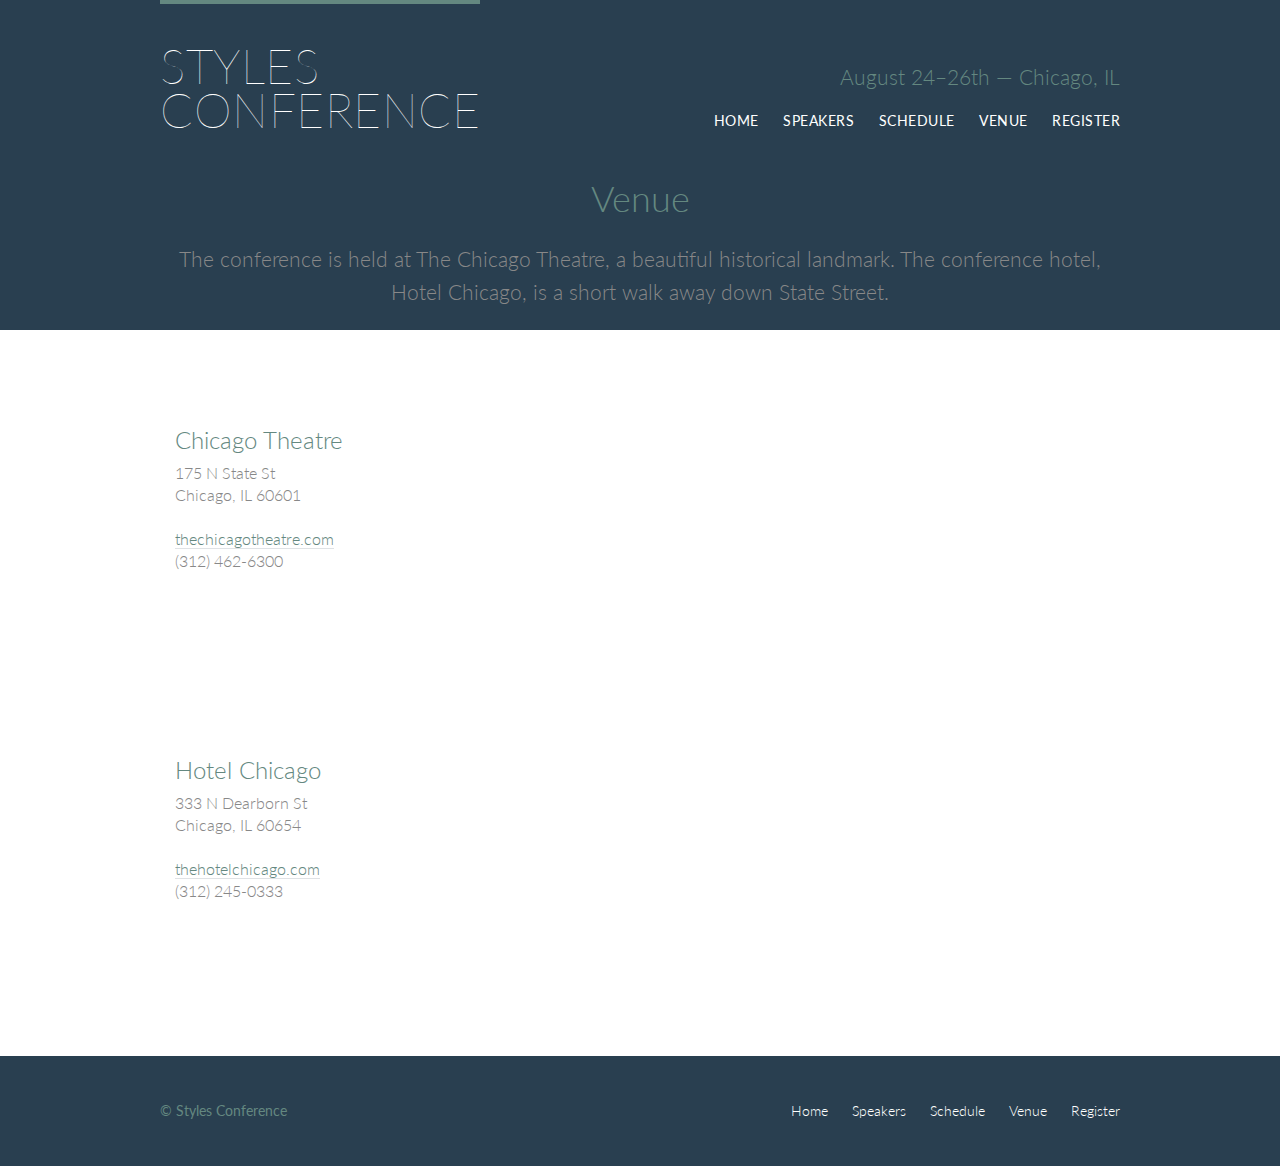
<file: venue.html>
<!DOCTYPE html>
<html lang="en">
  <head>
    <meta charset="utf-8" />
    <link rel="stylesheet" href="assets/stylesheets/main.css" />
    <link
      rel="stylesheet"
      href="http://fonts.googleapis.com/css?family=Lato:100,300,400"
    />
    <title>Styles Conference</title>
  </head>
  <body>
    <header class="primary-header container group">
      <h1 class="logo">
        <a href="index.html"
          >Styles <br />
          Conference</a
        >
      </h1>
      <h3 class="tagline">August 24&ndash;26th &mdash; Chicago, IL</h3>
      <nav class="nav primary-nav">
        <ul>
          <li><a href="index.html">Home</a></li>
          <!--
            -->
          <li><a href="speakers.html">Speakers</a></li>
          <!--
            -->
          <li><a href="schedule.html">Schedule</a></li>
          <!--
            -->
          <li><a href="venue.html">Venue</a></li>
          <!--
            -->
          <li><a href="register.html">Register</a></li>
        </ul>
      </nav>
    </header>
    <section classs="row-alt">
      <div class="lead container">
        <h1>Venue</h1>
        <p>
          The conference is held at The Chicago Theatre, a beautiful historical
          landmark. The conference hotel, Hotel Chicago, is a short walk away
          down State Street.
        </p>
      </div>
    </section>
    <section class="row">
      <div class="grid-venue">
        <section class="venue-theatre">
          <div class="col-1-3">
            <h2>Chicago Theatre</h2>
            <p>
              175 N State St <br />
              Chicago, IL 60601
            </p>
            <p>
              <a href="http://www.thechicagotheatre.com/"
                >thechicagotheatre.com</a
              >
              <br />
              (312) 462-6300
            </p>
          </div>
          <!--
          --><iframe
            class="venue-map col-2-3"
            src="https://www.google.com/maps/embed?pb=!1m5!3m3!1m2!1s0x880e2ca55810a493%3A0x4700ddf60fcbfad6!2schicago+theatre!5e0!3m2!1sen!2sus!4v1388701393606"
          ></iframe>
        </section>
        <section class="venue-hotel">
          <div class="col-1-3">
            <h2>Hotel Chicago</h2>
            <p>
              333 N Dearborn St <br />
              Chicago, IL 60654
            </p>
            <p>
              <a href="http://www.thehotelchicago.com/">thehotelchicago.com</a
              ><br />(312) 245-0333
            </p>
          </div>
          <!--
          --><iframe
            class="venue-map col-2-3"
            src="https://www.google.com/maps/embed?pb=!1m5!3m3!1m2!1s0x880e2cb1da049173%3A0xa5c91d255a775f0b!2sHotel+Sax+Chicago%2C+North+Dearborn+Street%2C+Chicago%2C+IL!5e0!3m2!1sen!2sus!4v1388702493978"
          ></iframe>
        </section>
      </div>
    </section>
    <footer class="primary-footer container group">
      <small>&copy; Styles Conference</small>
      <nav class="nav">
        <ul>
          <li><a href="index.html">Home</a></li>
          <!--
            -->
          <li><a href="speakres.html">Speakers</a></li>
          <!--
            -->
          <li><a href="schedule.html">Schedule</a></li>
          <!--
            -->
          <li><a href="venue.html">Venue</a></li>
          <!--
            -->
          <li><a href="register.html">Register</a></li>
        </ul>
      </nav>
    </footer>
  </body>
</html>
</file>
<file: assets/stylesheets/main.css>
/* http://meyerweb.com/eric/tools/css/reset/ 2. v2.0 | 20110126
  License: none (public domain)
*/

html,
body,
div,
span,
applet,
object,
iframe,
h1,
h2,
h3,
h4,
h5,
h6,
p,
blockquote,
pre,
a,
abbr,
acronym,
address,
big,
cite,
code,
del,
dfn,
em,
img,
ins,
kbd,
q,
s,
samp,
small,
strike,
strong,
sub,
sup,
tt,
var,
b,
u,
i,
center,
dl,
dt,
dd,
ol,
ul,
li,
fieldset,
form,
label,
legend,
table,
caption,
tbody,
tfoot,
thead,
tr,
th,
td,
article,
aside,
canvas,
details,
embed,
figure,
figcaption,
footer,
header,
hgroup,
menu,
nav,
output,
ruby,
section,
summary,
time,
mark,
audio,
video {
  margin: 0;
  padding: 0;
  border: 0;
  font-size: 100%;
  font: inherit;
  vertical-align: baseline;
}
/* HTML5 display-role reset for older browsers */
article,
aside,
details,
figcaption,
figure,
footer,
header,
hgroup,
menu,
nav,
section {
  display: block;
}
body {
  line-height: 1;
}
ol,
ul {
  list-style: none;
}
blockquote,
q {
  quotes: none;
}
blockquote:before,
blockquote:after,
q:before,
q:after {
  content: "";
  content: none;
}
table {
  border-collapse: collapse;
  border-spacing: 0;
}

/*
  ========================================
  Custom styles
  ========================================
*/

/* @import url('https://fonts.googleapis.com/css2?family=Lato:ital,wght@0,100;0,300;0,400;0,700;0,900;1,100;1,300;1,400;1,700;1,900&display=swap'); */

body {
  background: #293f50;
  color: #888;
  font: 300 16px/22px "Lato", "Open Sans", "Helvetica Neue", Helvetica, Arial,
    sans-serif !important;
  font-family: "Lato", "Open Sans", "Helvetica Neue", Helvetica, Arial,
    sans-serif !important;
}

h1,
h2,
h3,
h4 {
  color: #648880;
}

h1 {
  font-size: 36px;
  line-height: 44px;
}

h2 {
  font-size: 24px;
  line-height: 44px;
}

h3 {
  font-size: 21px;
}

h4 {
  font-size: 18px;
}

h5 {
  color: #a9b2b9;
  font-size: 14px;
  font-weight: 400;
  text-transform: uppercase;
}

strong {
  font-weight: 400;
}

cite,
em {
  font-style: italic;
}

.teaser a:hover h3 {
  color: #a9b2b9;
}

.teaser img {
  border-radius: 5px;
  display: block;
  max-width: 100%;
  margin-bottom: 22px;
}

/*
  ========================================
  Links
  ========================================
*/

a:hover {
  color: #a9b2b9;
}

a {
  color: #648880;
  text-decoration: none;
}

p a {
  border-bottom: 1px solid #dfe2e5;
}

.tagline {
  margin: 66px 0 22px 0;
  text-align: right;
}

.primary-nav {
  font-size: 14px;
  font-weight: 400;
  letter-spacing: 0.5px;
  text-transform: uppercase;
}

/*
  ========================================
  Grid
  ========================================
*/

*:before,
*:after {
  -webkit-box-sizing: border-box;
  -moz-box-sizing: border-box;
  box-sizing: border-box;
}

.container {
  margin: 0 auto;
  padding-left: 30px;
  padding-right: 30px;
  width: 960px;
}

.col-1-3 {
  width: 33.33%;
}

.col-2-3 {
  width: 66.66%;
}

.col-1-3,
.col-2-3 {
  display: inline-block;
  vertical-align: top;
}

.grid { 
  display: flex;
}

.grid,
.col-1-3,
.col-2-3 {
  padding-left: 15px;
  padding-right: 15px;
}

.container,
.grid {
  margin: 0 auto;
  width: 960px;
}

.container {
  padding-left: 30px;
  padding-right: 30px;
}

/*
  ========================================
  Clearfix
  ========================================
*/

.group::before,
.group::after {
  content: "";
  display: table;
}

.group::after {
  clear: both;
}

.group {
  clear: both;
  *zoom: 1;
}

/*
  ========================================
  Rows
  ========================================
*/

.row,
.row-alt {
  min-width: 960px;
}

.row {
  background: #fff;
  padding: 66px 0 44px 0;
}

.row-alt {
  background: #cbe2c1;
  background: -webkit-linear-gradient(to right, #a1d3b0, #f6f1d3);
  background: -moz-linear-gradient(to right, #a1d3b0, #f6f1d3);
  background: linear-gradient(to right, #a1d3b0, #f6f1d3);
  padding: 44px 0 22px 0;
}

/*
  ========================================
  Primary header
  ========================================
*/

.primary-header a,
.primary-footer a {
  color: #fff;
}

.primary-header a:hover,
.primary-footer a:hover {
  color: #648880;
}

.logo {
  border-top: 4px solid #648880;
  font-size: 48px;
  font-weight: 100;
  letter-spacing: 0.5px;
  line-height: 44px;
  float: left;
  padding: 40px 0 22px 0;
  text-transform: uppercase;
}

/*
  ========================================
  Primary footer
  ========================================
*/

.primary-footer small {
  float: left;
  font-weight: 400;
}

.primary-footer {
  color: #648880;
  font-size: 14px;
  padding-top: 44px;
  padding-bottom: 44px;
}

/*
  ========================================
  Typography
  ========================================
*/

h1,
h3,
h4,
h5,
p {
  margin-bottom: 22px;
}

/*
  ========================================
  Leads
  ========================================
*/

.lead {
  text-align: center;
}

.lead p {
  font-size: 21px;
  line-height: 33px;
}

/*
  ========================================
  Buttons
  ========================================
*/

.btn {
  border-radius: 5px;
  color: #fff;
  cursor: pointer;
  display: inline-block;
  font-weight: 400;
  letter-spacing: 0.5px;
  margin: 0;
  text-transform: uppercase;
}

.btn-alt {
  border: 1 px solid #dfe2e5;
  padding: 10px 30px;
}

.btn-alt:hover {
  background: #fff;
  color: #648880;
}

/*
  ========================================
  Home
  ========================================
*/

.hero {
  color: #fff;
  line-height: 44px;
  padding: 22px 80px 66px 80px;
  text-align: center;
}

.hero h2 {
  font-size: 36px;
}

.hero p {
  font-size: 24px;
  font-weight: 100;
}

/*
  ========================================
  Navigation
  ========================================
*/

.nav {
  text-align: right;
}

.nav li {
  display: inline-block;
  margin: 0 10px;
  vertical-align: top;
}

.nav li:last-child {
  margin-right: 0;
}

/*
  ========================================
  Speakers
  ========================================
*/

.grid-speaker {
  display: flex;
  flex-direction: column;
  margin: 0 auto;
  width: 960px;
  padding-left: 15px;
  padding-right: 15px;
}

.speaker-info {
  border: 1px solid #dfe2e5;
  border-radius: 5px;
  margin-top: 88px;
  padding-bottom: 22px;
  text-align: center;
}

.speaker {
  margin-bottom: 44px;
  display: flex;
}

.speaker-info img {
  border-radius: 50%;
  height: 130px;
  vertical-align: top;
  margin: -66px 0 22px 0;
}

/*
  ========================================
  Schedule
  ========================================
*/

table {
  width: 100%;
  margin-bottom: 44px;
}

table:last-child {
  margin-bottom: 0;
}


th, td {
  padding-bottom: 22px;
  vertical-align: top;
}

th {
  padding-right: 45px;
  text-align: right;
  width: 20%;
}

td {
  width: 40%;
}

thead {
  line-height: 44px;
}

thead th {
  color: #648880;
  font-size: 24px;
}

tbody th {
  color: #a9b2b9;
  font-size: 14px;
  font-weight: 400;
  padding-top: 22px;
  text-transform: uppercase;
}

tbody tr {
  border-top: 1px solid #dfe2e5;
}

tbody td {
  /* border-top: 1px solid #dfe2e5; */
  padding-top: 21px;
}

tbody td:first-of-type {
  padding-right: 15px;
}

tbody td:last-of-type {
  padding-left: 15px;
}

tbody td:only-of-type {
  padding-left: 0;
  padding-right: 0;
}

table a {
  color: #888;
}

table h4 {
  margin-bottom: 0;
}

.schedule-offset {
  color: #a9b2b9;
}

/*
  ========================================
  Venue
  ========================================
*/

.venue-theatre {
  margin-bottom: 66px;
  display: flex;
}

.venue-hotel {
  display: flex;
}

.venue-theatre {
  margin-top: 22px;
}

.venue-map {
  height: 264px;
}

.grid-venue {
  display: flex;
  flex-direction: column;
}

.grid-venue {
  margin: 0 auto;
  width: 960px;
  padding-left: 15px;
  padding-right: 15px;
}

/*
  ========================================
  Register
  ========================================
*/

.why-attend {
  list-style: square;
  margin: 0 0 22px 30px;
}

form {
  margin-bottom: 22px;
}

input,
select,
textarea {
  font: 300 16px/22px "Lato", "Open Sans", "Helvetica Neue", Helvetica, Arial,
    sans-serif;
}

.register-group label {
  color: #648880;
  cursor: pointer;
  font-weight: 400;
}

.register-group input,
.register-group select,
.register-group textarea {
  border: 1px solid #c6c9cc;
  border-radius: 5px;
  color: #888;
  display: block;
  margin: 5px 0 27px 0;
  padding: 5px 8px;
}

.register-group input,
.register-group textarea {
  width: 100%;
}

.register-group select {
  height: 34px;
  width: 60px;
}

.register-group textarea {
  height: 78px;
}

.btn-default {
  border: 0;
  background: #648880;
  padding: 11px 30px;
  font-size: 14px;
}

.btn-default:hover {
  background: #77a198;
}
</file>
